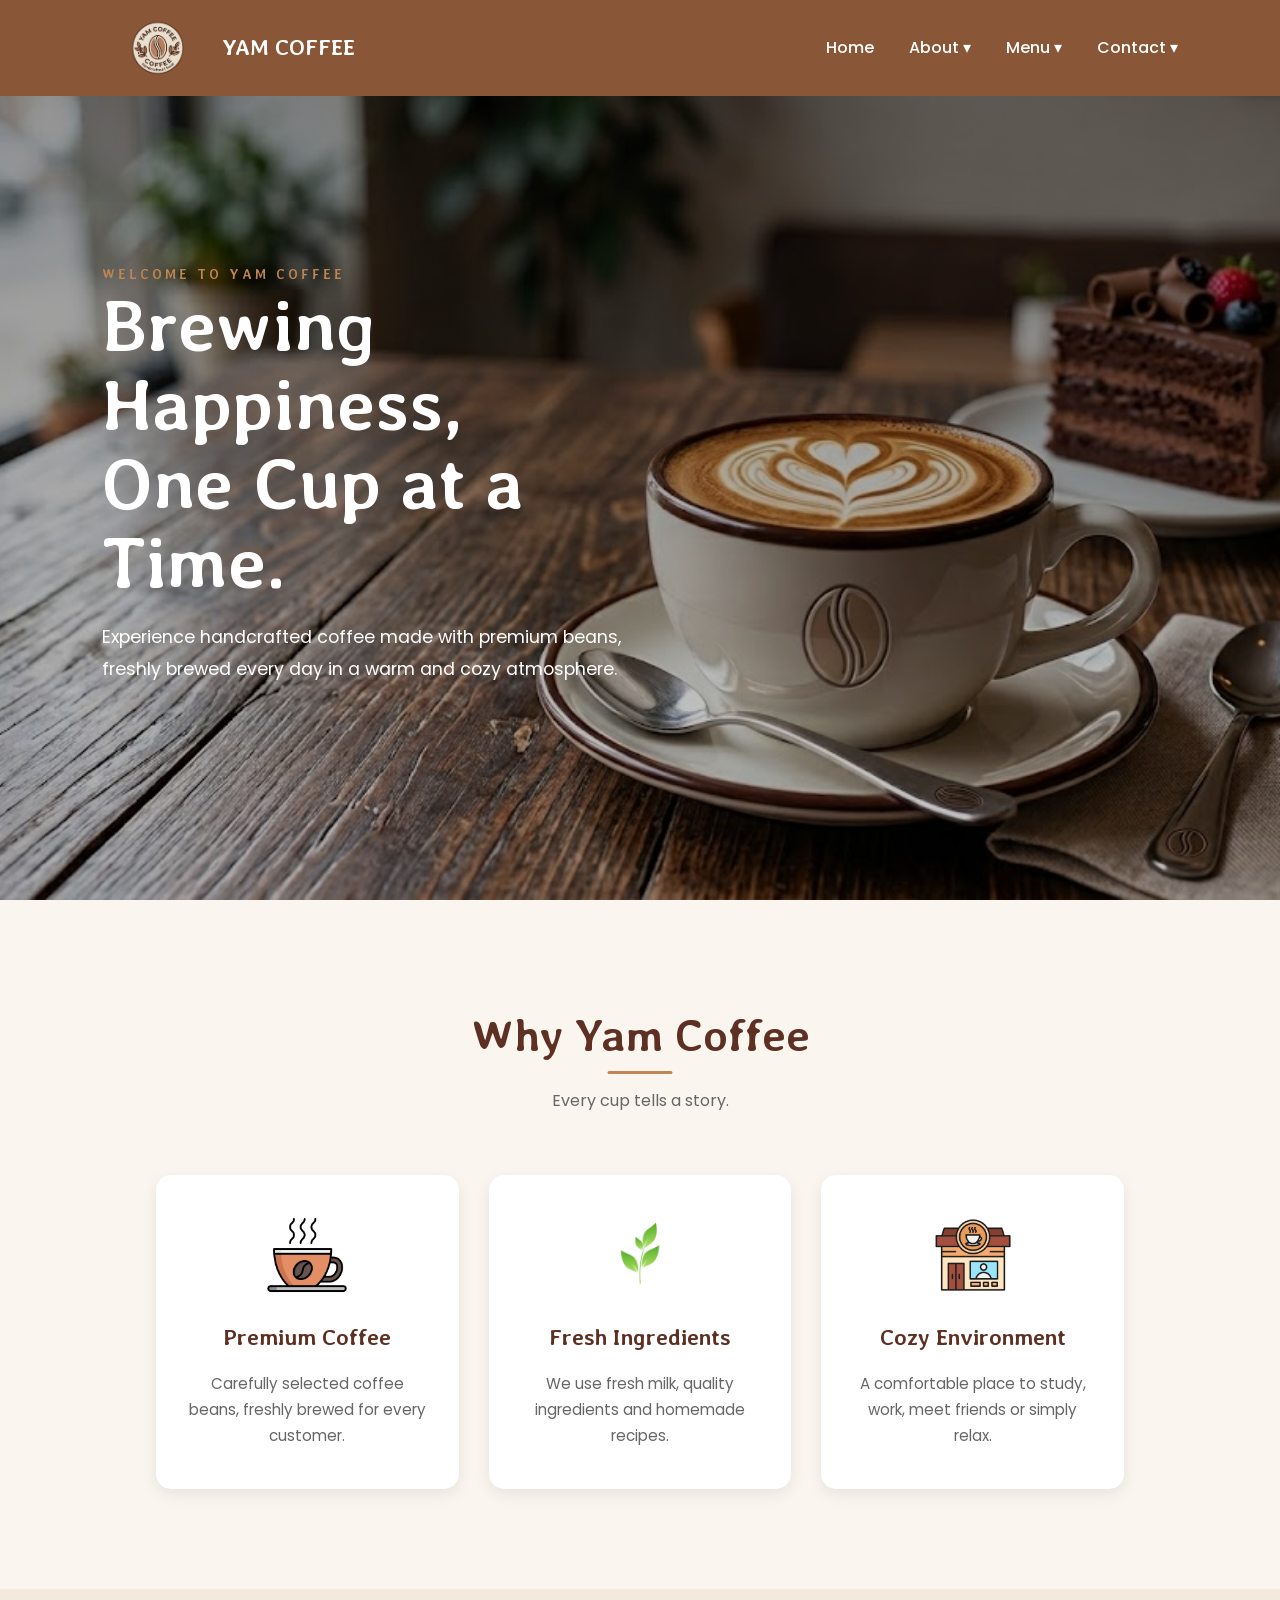
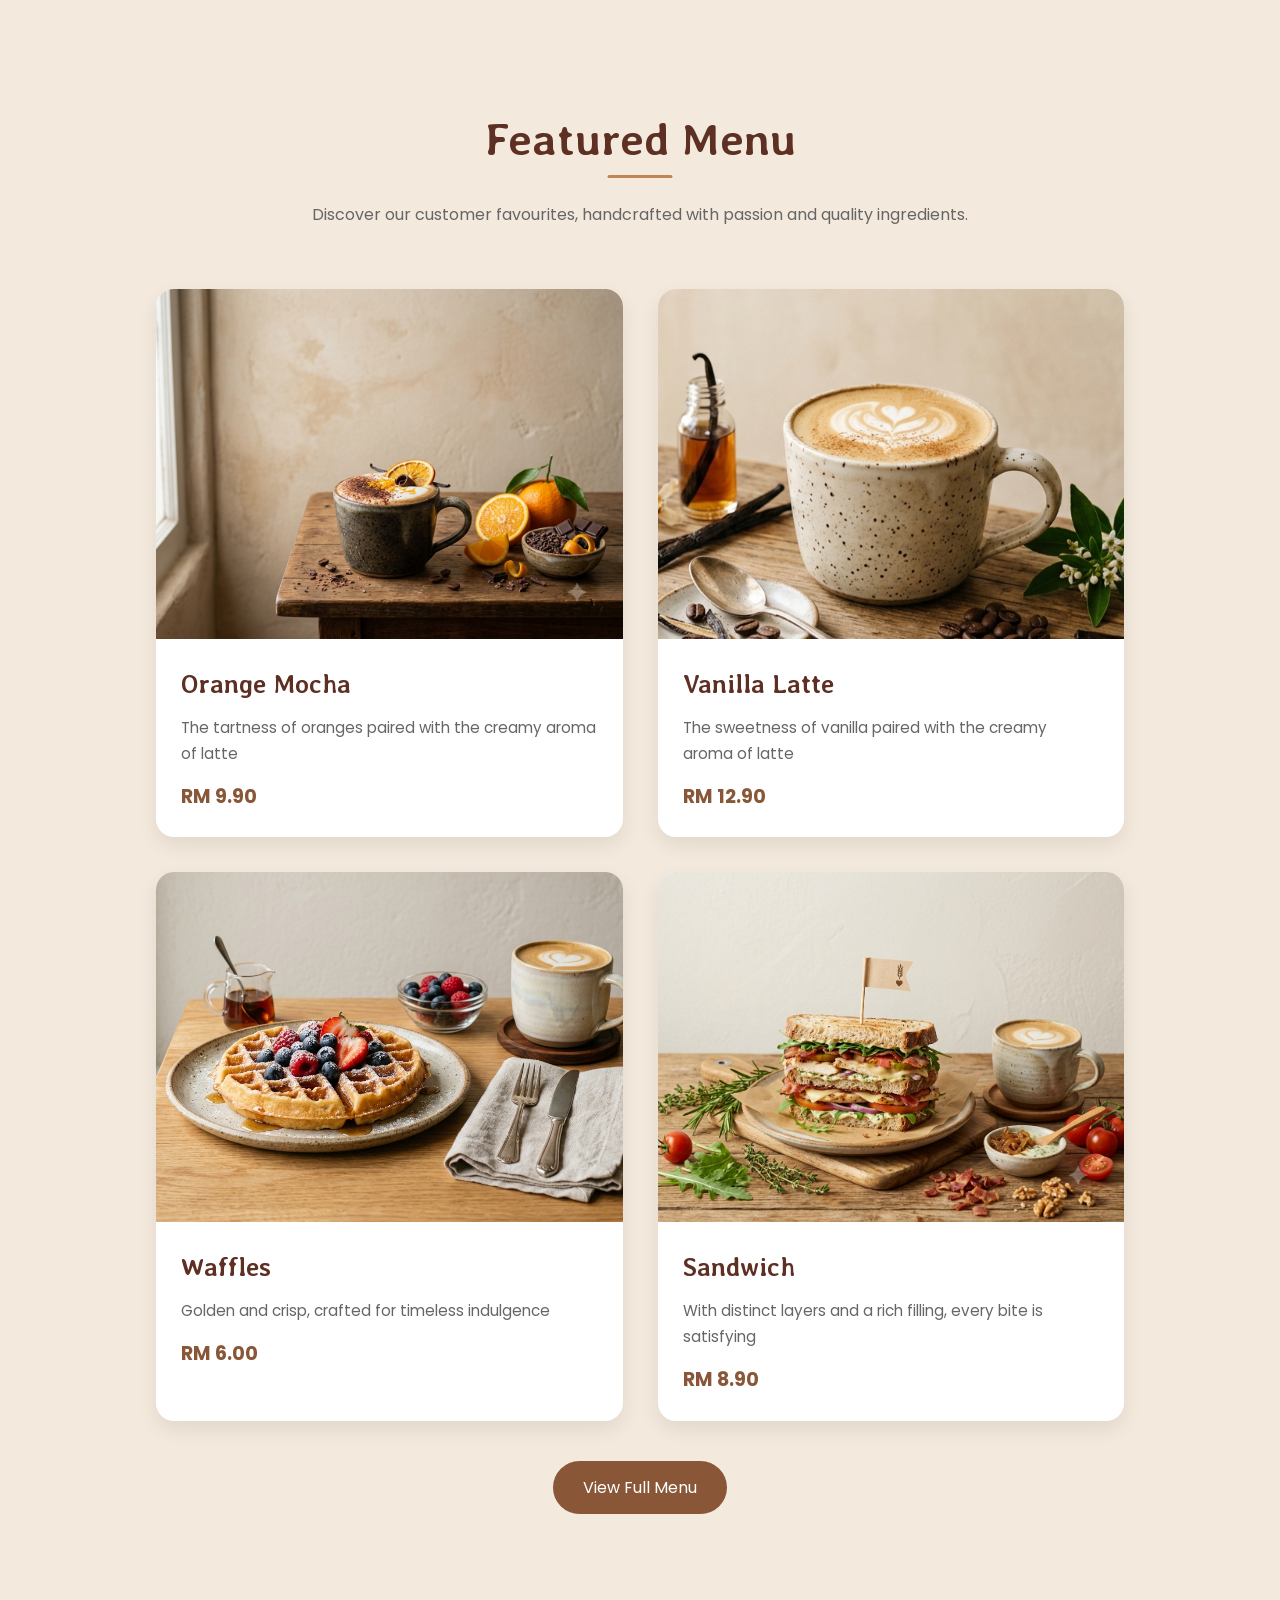
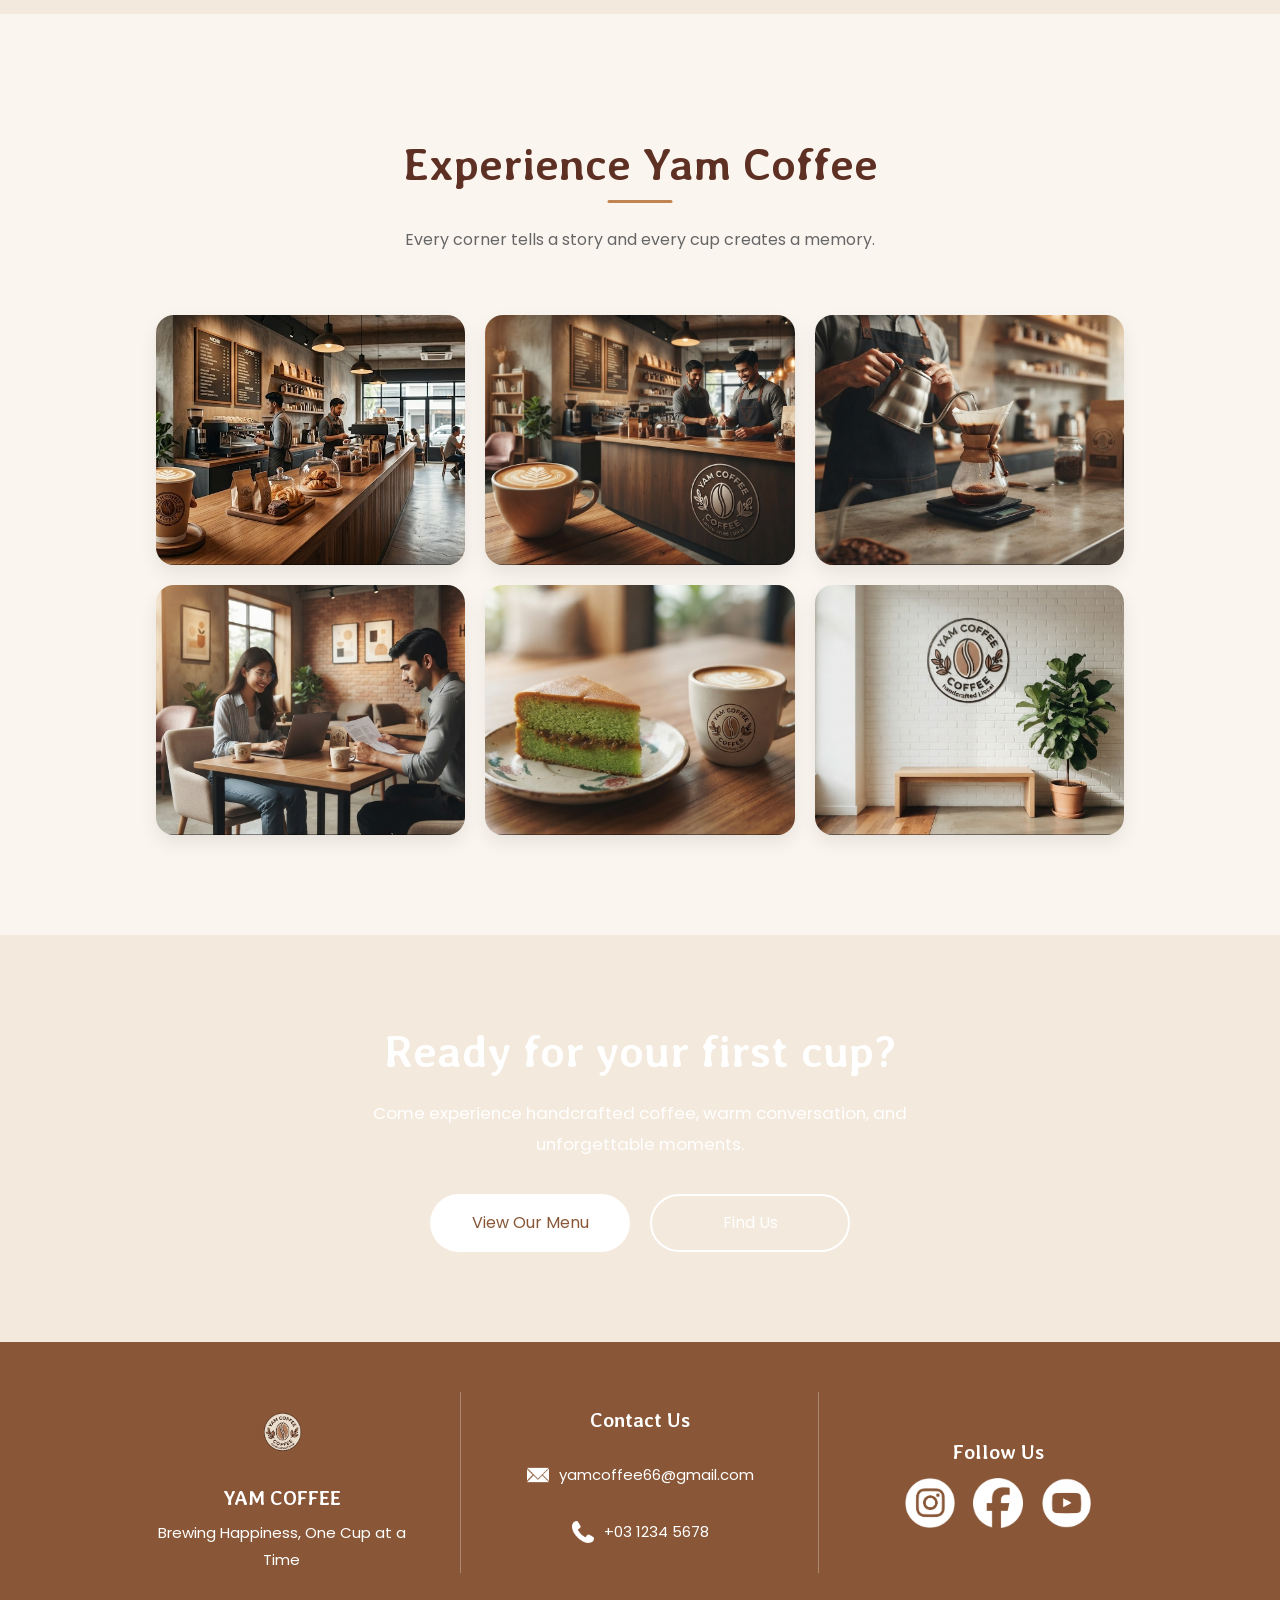
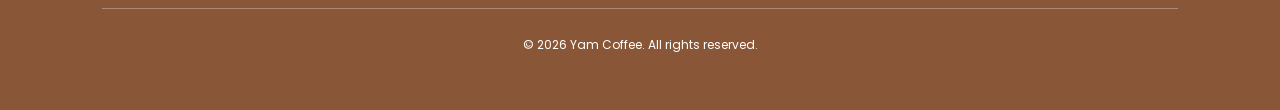
<file: index.html>
<!DOCTYPE html>
<html lang="en">
<head>
    <meta charset="UTF-8">
    <meta name="viewport" content="width=device-width, initial-scale=1.0">

    <title>Yam Coffee | Home</title>

    <!--CSS STYLE-->
    <link rel="stylesheet" href="CSSFile/common.css">
    <link rel="stylesheet" href="CSSFile/home.css">
    <link rel="icon" type="image/png" href="Image/common/logo.png">

    <!--GOOGLE FONT-->
    <link rel="preconnect" href="https://fonts.googleapis.com">
    <link rel="preconnect" href="https://fonts.gstatic.com" crossorigin>
    <link href="https://fonts.googleapis.com/css2?family=Averia+Libre:ital,wght@0,300;0,400;0,700;1,300;1,400;1,700&family=Montserrat:ital,wght@0,100..900;1,100..900&family=Poppins:ital,wght@0,100;0,200;0,300;0,400;0,500;0,600;0,700;0,800;0,900;1,100;1,200;1,300;1,400;1,500;1,600;1,700;1,800;1,900&display=swap" rel="stylesheet">
</head>

<body>
    <!--=============HEADER & NAV=============-->
    <header>
        <nav class="navbar">
            <div class="logo">
                <a href="index.html">
                    <img src="Image/common/logo.png" alt="Logo">
                    <h2>YAM COFFEE</h2>
                </a>
            </div>

            <button class="menu-toggle" id="menuToggle" type="button" aria-label="Open navigation menu" aria-expanded="false">
                ☰
            </button>

            <ul class="nav-links">
                <li><a href="index.html">Home</a></li>

                <li class="dropdown">
                    <a href="about.html">About ▾</a>

                    <ul class="dropdown-list">
                        <li><a href="about.html#our-story">
                            Our Story</a>
                        </li>

                        <li><a href="about.html#mission-vision">
                            Mission & Vision</a>
                        </li>

                        <li><a href="about.html#coffee-philo">
                            Our Coffee Philosophy</a>
                        </li>

                        <li><a href="about.html#our-team">
                            Our Team</a>
                        </li>

                        <li><a href="about.html#why-choose">
                            Why Choose Us</a>
                        </li>
                    </ul>
                </li>

                <li class="dropdown">
                    <a href="menu.html">Menu ▾</a>

                    <ul class="dropdown-list">
                        <li><a href="menu.html#New_Products">
                            New Product</a>
                        </li>
                        
                        <li><a href="menu.html#Promotion">
                            Promotion</a>
                        </li>

                        <li><a href="menu.html#Coffee">
                            Coffee</a>
                        </li>

                        <li><a href="menu.html#Beverage">
                            Beverage</a>
                        </li>

                        <li><a href="menu.html#Dessert">
                            Dessert</a>
                        </li>
                    </ul>
                </li>

                <li class="dropdown">
                    <a href="contact.html">Contact ▾</a>

                    <ul class="dropdown-list">
                        <li><a href="contact.html#store-info">
                            Store Information</a>
                        </li>

                        <li><a href="contact.html#map">
                            Find Us</a>
                        </li>

                        <li><a href="contact.html#hours">
                            Opening Hours</a>
                        </li>

                        <li><a href="contact.html#contact">
                            Contact Us</a>
                        </li>
                    </ul>
                </li>
                
            </ul>
        </nav>
    </header>

    <!--================MAIN=================-->
    <main>
        <!--================HERO================-->
        <section class="hero">
            <div class="hero-content">
                <h5>WELCOME TO YAM COFFEE</h5>
                <h1>Brewing Happiness,<br>One Cup at a Time.</h1>
                <p>
                    Experience handcrafted coffee made with premium beans,
                    freshly brewed every day in a warm and cozy atmosphere.
                </p>
            </div>
        </section>

        <!--============WHY CHOOSE US============-->
        <section class="why-us">
            <div class="container">
                <h2>Why Yam Coffee</h2>

                <p class="section-description">
                    Every cup tells a story.
                </p>

                <div class="why-container">
                    <article class="why-card">
                        <img src="Image/home/icon_coffeeCup.png" alt="Premium Coffee">
                        <h3>Premium Coffee</h3>

                        <p>Carefully selected coffee beans, freshly brewed for every customer.</p>
                    </article>

                    <article class="why-card">
                        <img src="Image/home/icon_leaf.png" alt="Fresh Ingredients">
                        <h3>Fresh Ingredients</h3>

                        <p>We use fresh milk, quality ingredients and homemade recipes.</p>
                    </article>

                    <article class="why-card">
                        <img src="Image/home/icon_coffeeShop.png" alt="Cozy Environment">
                        <h3>Cozy Environment</h3>

                        <p>A comfortable place to study, work, meet friends or simply relax.</p>
                    </article>
                </div>
            </div>
        </section>

        <!--============FEATURED MENU============-->
        <section class="featured-menu">
            <div class="container">
                <h2>Featured Menu</h2>

                <p class="section-description">
                    Discover our customer favourites, handcrafted with passion and quality ingredients.
                </p>

                <div class="menu-grid">
                    <!--===Card 1===-->
                    <article class="menu-card">
                        <img src="Image/menu/Beverage/Orange Mocha.png" alt="Orange Mocha">

                        <div class="menu-info">
                            <h3>Orange Mocha</h3>
                            <p>The tartness of oranges paired with the creamy aroma of latte</p>
                            <span>RM 9.90</span>
                        </div>
                    </article>

                    <!--===Card 2===-->
                    <article class="menu-card">
                        <img src="Image/menu/Beverage/Vanilla Latte.png" alt="Vanilla Latte">
                        
                        <div class="menu-info">
                            <h3>Vanilla Latte</h3>
                            <p>The sweetness of vanilla paired with the creamy aroma of latte</p>
                            <span>RM 12.90</span>
                        </div>
                    </article>

                    <!--===Card 3===-->
                    <article class="menu-card">
                        <img src="Image/menu/FOOD/Waffles.png" alt="Waffles">
                        
                        <div class="menu-info">
                            <h3>Waffles</h3>
                            <p>Golden and crisp, crafted for timeless indulgence</p>
                            <span>RM 6.00</span>
                        </div>
                    </article>

                    <!--===Card 4===-->
                    <article class="menu-card">
                        <img src="Image/menu/FOOD/Sandwich.png" alt="Sandwish">
                        
                        <div class="menu-info">
                            <h3>Sandwich</h3>
                            <p>With distinct layers and a rich filling, every bite is satisfying</p>
                            <span>RM 8.90</span>
                        </div>
                    </article>
                </div>
                <a href="menu.html" class="menu-btn">View Full Menu</a>
            </div>
        </section>

        <!--===============GALLERY===============-->
        <section class="gallery">
            <div class="container">
                <h2>Experience Yam Coffee</h2>

                <p class="section-description">
                    Every corner tells a story and every cup creates a memory.
                </p>

                <div class="gallery-grid">
                    <div class="gallery-item">
                        <img src="Image/home/img_home_gallery.png" alt="Cozy Interior">

                        <div class="gallery-overlay">
                            <h3>Cozy Interior</h3>
                        </div>
                    </div>

                    <div class="gallery-item">
                        <img src="Image/home/img_home_gallery1.png" alt="Coffee Counter">

                        <div class="gallery-overlay">
                            <h3>Coffee Counter</h3>
                        </div>
                    </div>
                    
                    <div class="gallery-item">
                        <img src="Image/home/img_home_gallery2.png" alt="Handcrafted Brew">

                        <div class="gallery-overlay">
                            <h3>Handcrafted Brew</h3>
                        </div>
                    </div>

                    <div class="gallery-item">
                        <img src="Image/home/img_home_gallery3.png" alt="Work & Relax">

                        <div class="gallery-overlay">
                            <h3>Work & Relax</h3>
                        </div>
                    </div>

                    <div class="gallery-item">
                        <img src="Image/home/img_home_gallery4.png" alt="Fresh Desserts">

                        <div class="gallery-overlay">
                            <h3>Fresh Desserts</h3>
                        </div>
                    </div>

                    <div class="gallery-item">
                        <img src="Image/home/img_home_gallery5.png" alt="Our Coffee Corner">

                        <div class="gallery-overlay">
                            <h3>Our Coffee Corner</h3>
                        </div>
                    </div>
                </div>
            </div>
        </section>

        <!--=================CTA=================-->
        <section class="cta">
            <div class="container">
                <h2>Ready for your first cup?</h2>
                <p>
                    Come experience handcrafted coffee, warm conversation, and unforgettable moments.
                </p>
                <div class="cta-buttons">
                    <a href="menu.html" class="btn">View Our Menu</a>
                    <a href="contact.html" class="btn-outline">Find Us</a>
                </div>
            </div>
        </section>
    </main>

    <!--===============FOOTER================-->
    <footer>
        <div class="footer_container">

            <!--===Logo===-->
            <div class="footer_logo">
                <img src="Image/common/logo.png" alt="Logo">
                <h3>YAM COFFEE</h3>
                <p>Brewing Happiness, One Cup at a Time</p>
            </div>

            <!--===Contact===-->
            <div class="footer_contact">
                <h3>Contact Us</h3>
                <p><img src="Image/common/icon_email.webp" alt="email"> yamcoffee66@gmail.com</p>
                <p><img src="Image/common/icon_phone.webp" alt="phone"> +03 1234 5678</p>
            </div>

            <!--===Link===-->
            <div class="social_links">
                <h3>Follow Us</h3>
                <div class="social_icons">
                    <a href="https://www.instagram.com/newerauc?igsh=MWplbDBnMGMzaDB5cQ==New" target="_blank">
                        <img src="Image/common/icon_instagram.png" alt="Instagram">
                    </a>
                    <a href="https://www.facebook.com/share/1Ciaw695ug/" target="_blank">
                        <img src="Image/common/icon_facebook.webp" alt="Facebook">
                    </a>
                    <a href="http://www.youtube.com/@neweracollege" target="_blank">
                        <img src="Image/common/icon_youtube.png" alt="Youtube">
                    </a>
                </div>
            </div>
        </div>

        <div class="footer_copy">
            <p>&copy; 2026 Yam Coffee. All rights reserved.</p>
        </div>
    </footer>

    <!--==============BACK TO TOP==============-->
    <button id="topBtn">↑</button>

    <!--Java Script-->
    <script src="JavaScriptFile/common.js"></script>
    <script src="JavaScriptFile/home.js"></script>
</body>
</html>
</file>
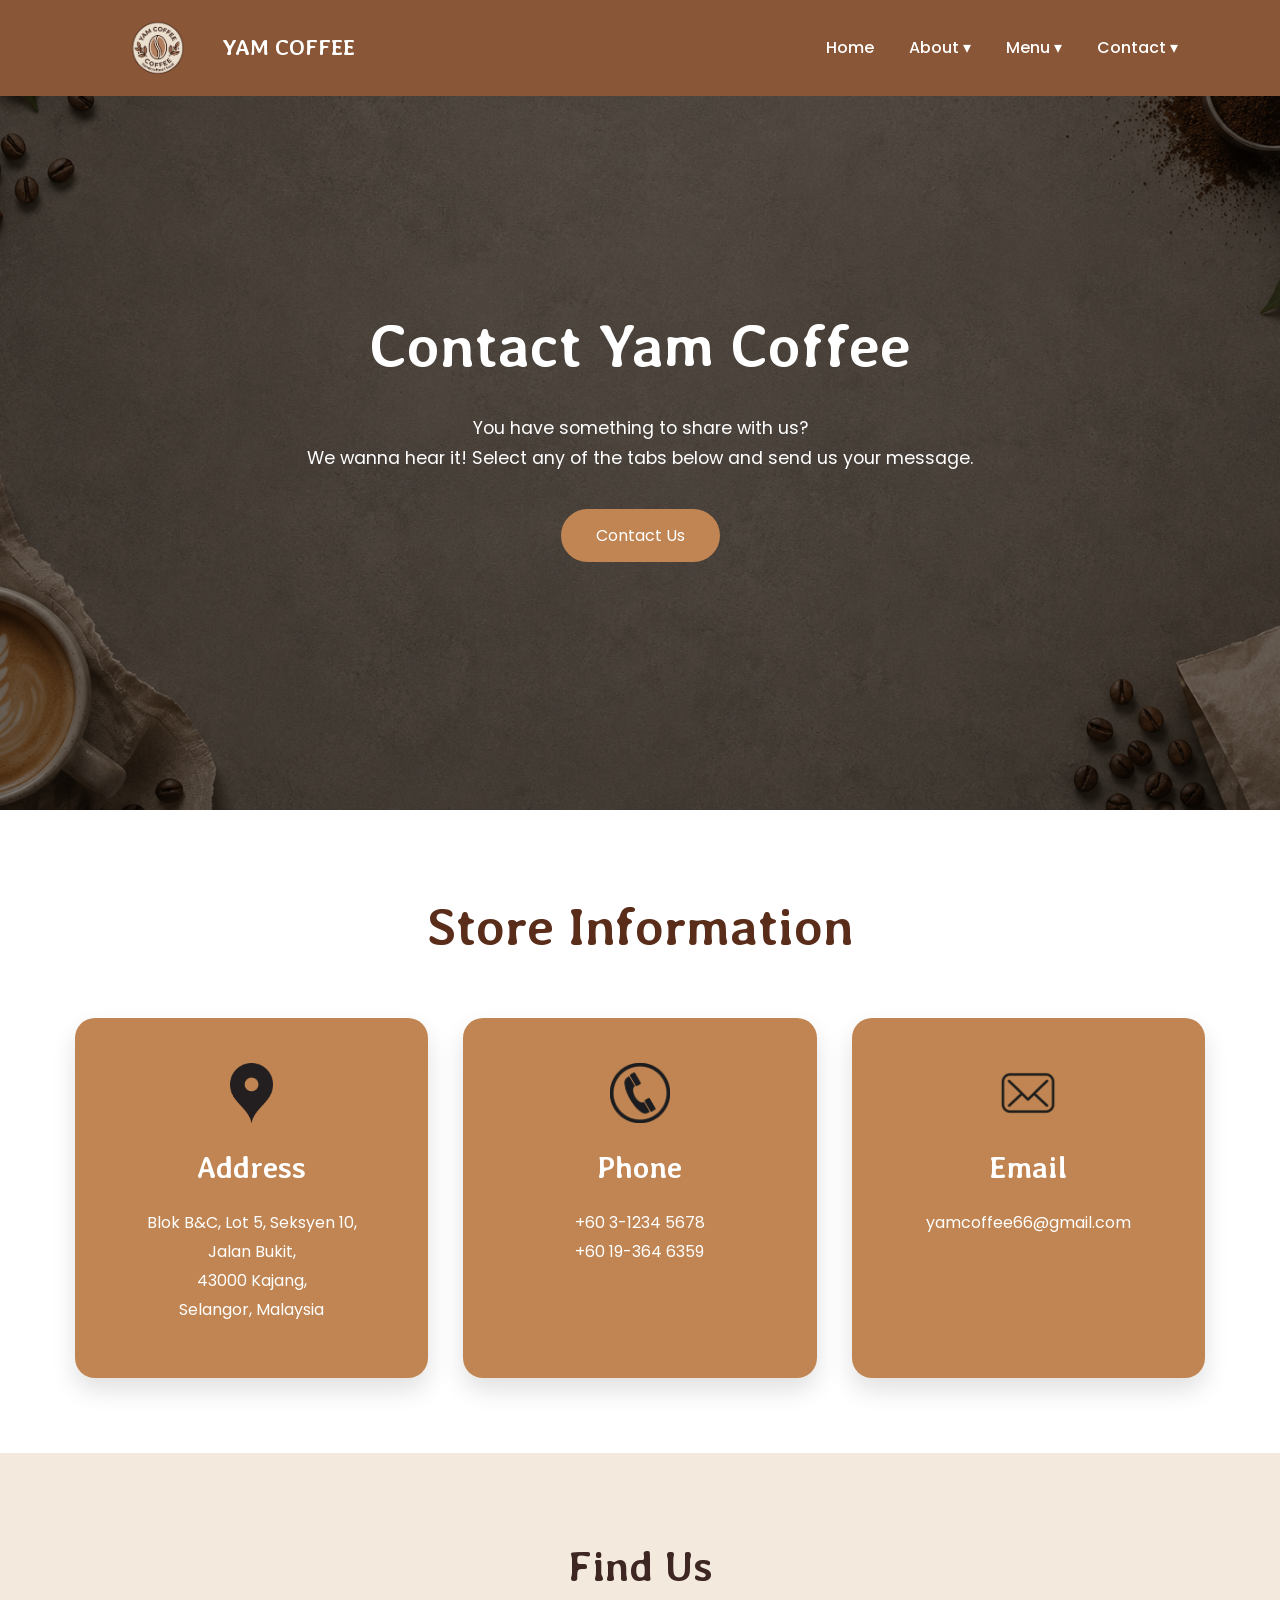
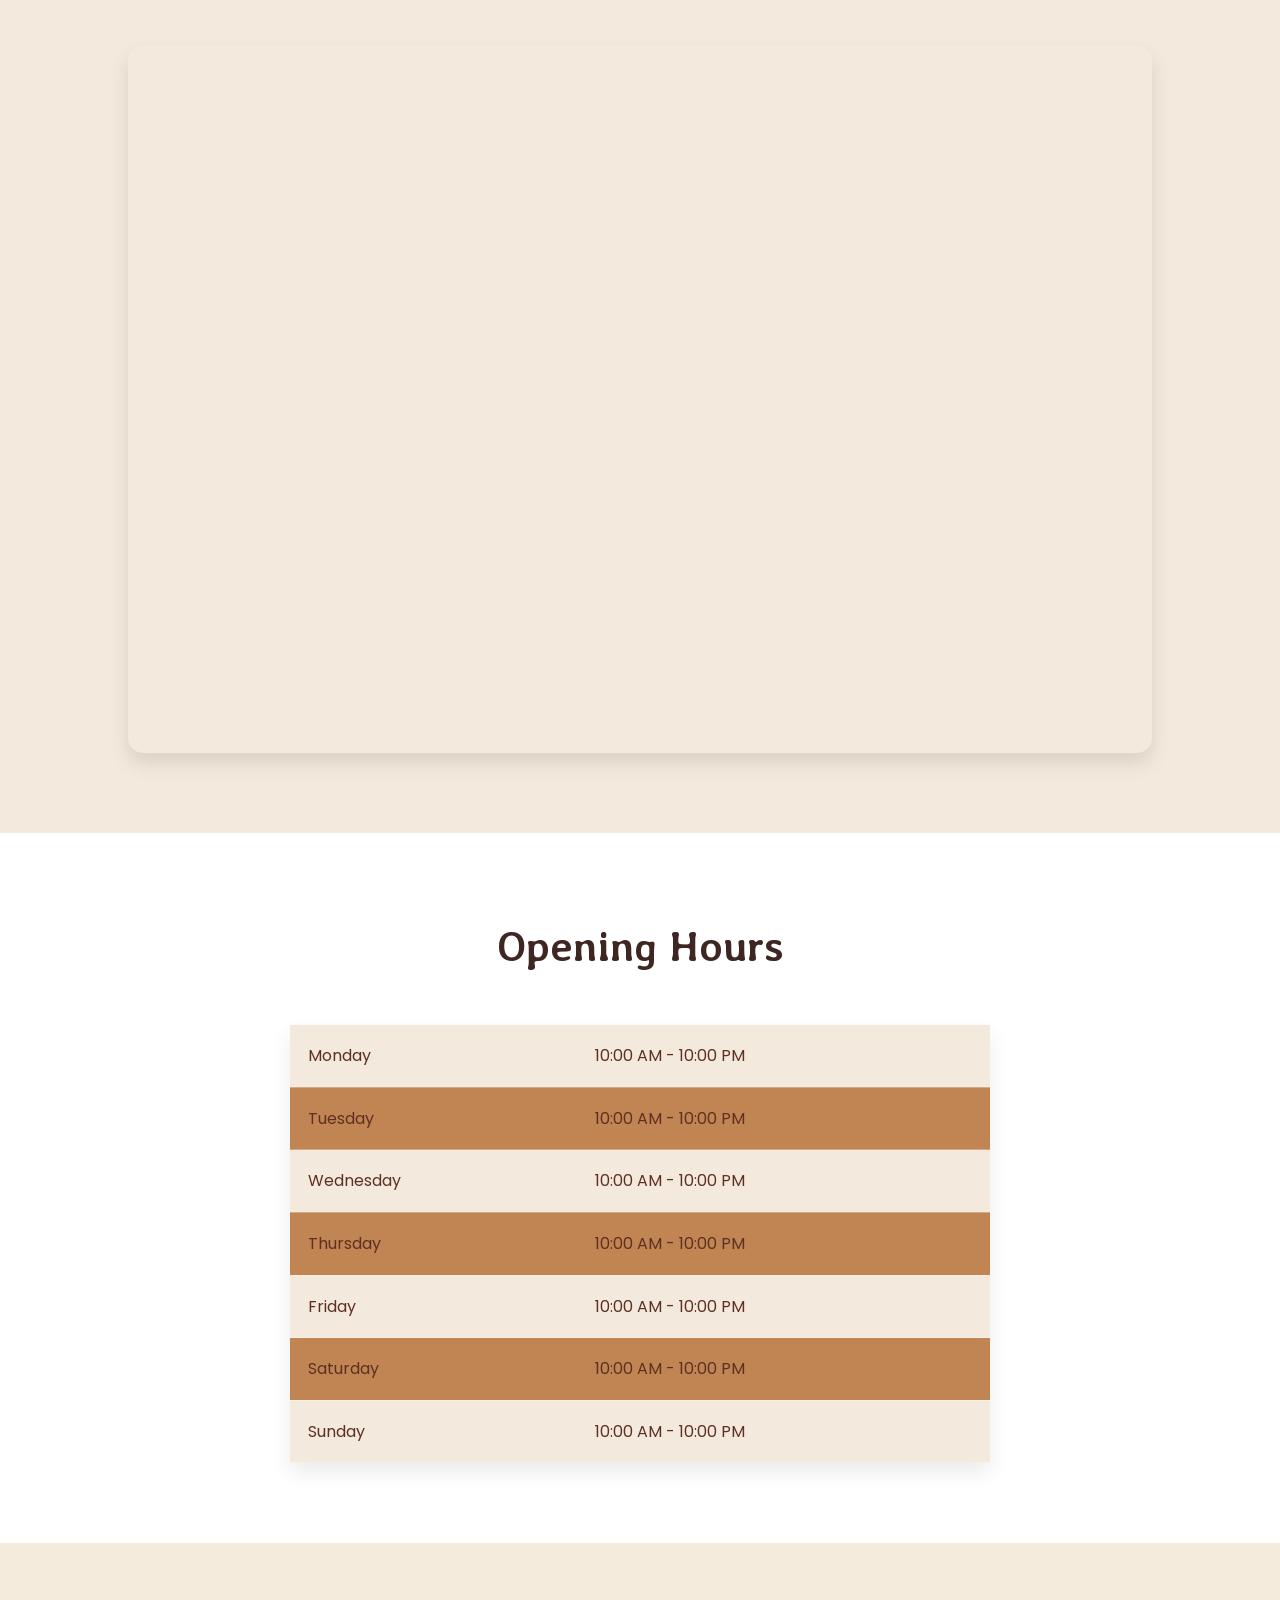
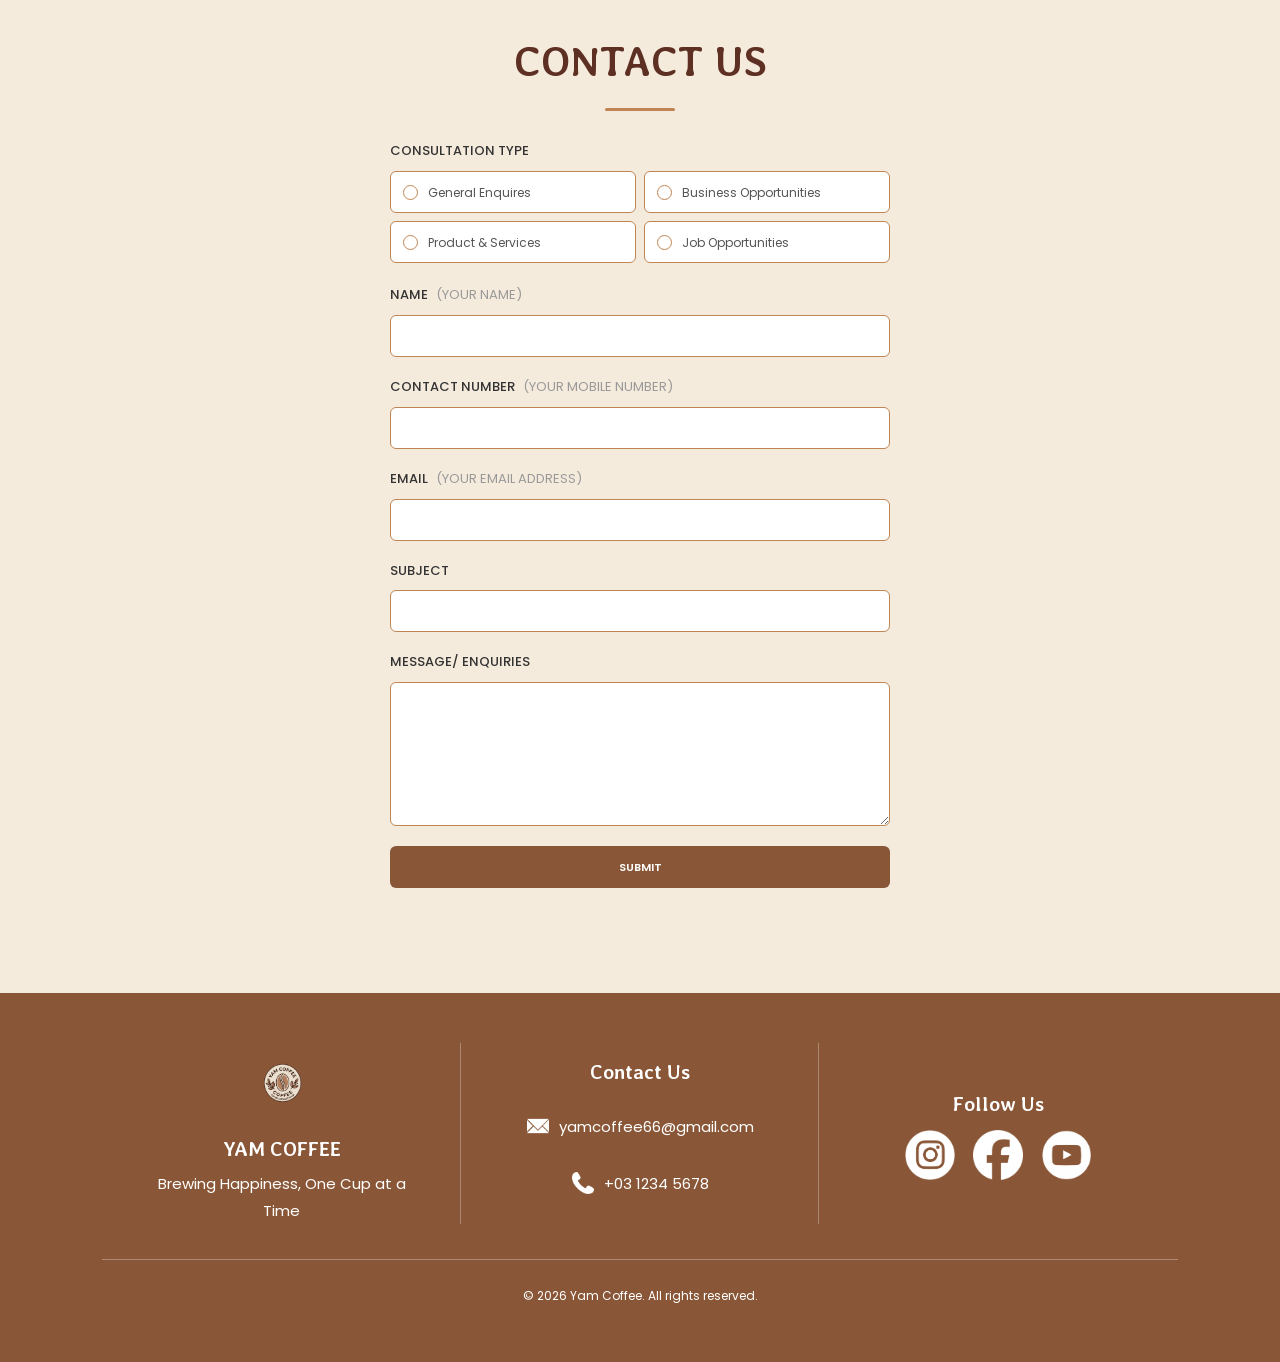
<file: contact.html>
<!DOCTYPE html>
<html lang="en">
<head>
    <meta charset="UTF-8">
    <meta name="viewport" content="width=device-width, initial-scale=1.0">

    <title>Yam Coffee | Contact</title>
    
     <!--CSS STYLE-->
    <link rel="stylesheet" href="CSSFile/common.css">
    <link rel="stylesheet" href="CSSFile/contact.css">
    <link rel="icon" type="image/png" href="Image/common/logo.png">

    <!--GOOGLE FONT-->
    <link rel="preconnect" href="https://fonts.googleapis.com">
    <link rel="preconnect" href="https://fonts.gstatic.com" crossorigin>
    <link href="https://fonts.googleapis.com/css2?family=Averia+Libre:ital,wght@0,300;0,400;0,700;1,300;1,400;1,700&family=Montserrat:ital,wght@0,100..900;1,100..900&family=Poppins:ital,wght@0,100;0,200;0,300;0,400;0,500;0,600;0,700;0,800;0,900;1,100;1,200;1,300;1,400;1,500;1,600;1,700;1,800;1,900&display=swap" rel="stylesheet">

</head>

<body>
<!--=============HEADER & NAV=============-->
    <header>
        <nav class="navbar">
            <div class="logo">
                <a href="index.html">
                    <img src="Image/common/logo.png" alt="Logo">
                    <h2>YAM COFFEE</h2>
                </a>
            </div>

            <button class="menu-toggle" id="menuToggle" type="button" aria-label="Open navigation menu" aria-expanded="false">
                ☰
            </button>

            <ul class="nav-links">
                <li><a href="index.html">Home</a></li>

                <li class="dropdown">
                    <a href="about.html">About ▾</a>

                    <ul class="dropdown-list">
                        <li><a href="about.html#our-story">
                            Our Story</a>
                        </li>

                        <li><a href="about.html#mission-vision">
                            Mission & Vision</a>
                        </li>

                        <li><a href="about.html#coffee-philo">
                            Our Coffee Philosophy</a>
                        </li>

                        <li><a href="about.html#our-team">
                            Our Team</a>
                        </li>

                        <li><a href="about.html#why-choose">
                            Why Choose Us</a>
                        </li>
                    </ul>
                </li>

                <li class="dropdown">
                    <a href="menu.html">Menu ▾</a>

                    <ul class="dropdown-list">
                        <li><a href="menu.html#New_Products">
                            New Product</a>
                        </li>
                     
                        <li><a href="menu.html#Promotion">
                            Promotion</a>
                        </li>

                        <li><a href="menu.html#Coffee">
                            Coffee</a>
                        </li>

                        <li><a href="menu.html#Beverage">
                            Beverage</a>
                        </li>

                        <li><a href="menu.html#Dessert">
                            Dessert</a>
                        </li>
                    </ul>
                </li>

                <li class="dropdown">
                    <a href="contact.html">Contact ▾</a>

                    <ul class="dropdown-list">
                        <li><a href="contact.html#store-info">
                            Store Information</a>
                        </li>

                        <li><a href="contact.html#map">
                            Find Us</a>
                        </li>

                        <li><a href="contact.html#hours">
                            Opening Hours</a>
                        </li>

                        <li><a href="contact.html#contact">
                            Contact Us</a>
                        </li>
                    </ul>
                </li>
                
            </ul>
        </nav>
    </header>

<section class="hero">
    <div class="hero-content">
        <h1>Contact Yam Coffee</h1>
        <p>You have something to share with us?<br>
        We wanna hear it! Select any of the tabs below and send us your message.</p>
        <a href="#contact" class="btn">
            Contact Us
        </a>
    </div>
</section>

<!-- ================= STORE INFORMATION ================= -->
<section id="store-info" class="store-info">
    <h2>Store Information</h2>
    <div class="info-container">
        <div class="info-box">
            <img src="Image/contact/address.jpg" alt="Address">
            <h3>Address</h3>
            <p>
                Blok B&C, Lot 5, Seksyen 10,<br>
                Jalan Bukit,<br>
                43000 Kajang,<br>
                Selangor, Malaysia
            </p>
        </div>

        <div class="info-box">
            <img src="Image/contact/phone.jpg" alt="Phone">
            <h3>Phone</h3>
            <p>
                <a href="tel:+60382103709">
                    +60 3-1234 5678
                </a>
                <br>
                <a href="tel:+60193646359">
                    +60 19-364 6359
                </a>
            </p>
        </div>

        <div class="info-box">
            <img src="Image/contact/email.jpg" alt="Email" >
            <h3>Email</h3>
            <p>
                <a href="mailto:yamcoffee@gmail.com">
                    yamcoffee66@gmail.com
                </a>
            </p>
        </div>
    </div>
</section>
<!-- ================= GOOGLE MAP ================= -->
<section id="map" class="map">
    <h2>Find Us</h2>
    <div class="map-container">
        <iframe src="https://www.google.com/maps?q=New+Era+University+College,Kajang&output=embed"
            loading="lazy" allowfullscreen>
        </iframe>
    </div>
</section>

<!-- ================= OPENING HOURS ================= -->
<section id="hours" class="hours">
    <h2>Opening Hours</h2>
    <table>
        <tr>
            <td>Monday</td>
            <td>10:00 AM - 10:00 PM</td>
        </tr>

        <tr>
            <td>Tuesday</td>
            <td>10:00 AM - 10:00 PM</td>
        </tr>

        <tr>
            <td>Wednesday</td>
            <td>10:00 AM - 10:00 PM</td>
        </tr>

        <tr>
            <td>Thursday</td>
            <td>10:00 AM - 10:00 PM</td>
        </tr>

        <tr>
            <td>Friday</td>
            <td>10:00 AM - 10:00 PM</td>
        </tr>
        
        <tr>
            <td>Saturday</td>
            <td>10:00 AM - 10:00 PM</td>
        </tr>

        <tr>
            <td>Sunday</td>
            <td>10:00 AM - 10:00 PM</td>
        </tr>
    </table>
</section>

<section id="contact" class="contact-section">
    <div class="contact-box">
        <h2>CONTACT US</h2>
        <form id="contactForm">

            <div class="consultation-group">
                <label class="form-title">
                    CONSULTATION TYPE
                </label>

                <div class="consultation-options">
                    <label class="consultation-option">
                        <input type="radio" name="consultation" value="General Enquires">
                        <span class="radio-circle"></span>
                        <span>General Enquires</span>
                    </label>

                    <label class="consultation-option">
                        <input type="radio" name="consultation" value="Business Opportunities">
                        <span class="radio-circle"></span>
                        <span>Business Opportunities</span>
                    </label>

                    <label class="consultation-option">
                        <input type="radio" name="consultation" value="Product & Services">
                        <span class="radio-circle"></span>
                        <span>Product & Services</span>
                    </label>

                    <label class="consultation-option">
                        <input type="radio" name="consultation" value="Job Opportunities">
                        <span class="radio-circle"></span>
                        <span>Job Opportunities</span>
                    </label>
                </div>
            </div>

            <div class="input-group">
                <label for="name">
                    NAME
                    <span>(YOUR NAME)</span>
                </label>
                <input type="text" id="name" name="name">
            </div>


            <div class="input-group">
                <label for="phone">
                    CONTACT NUMBER
                    <span>(YOUR MOBILE NUMBER)</span>
                </label>
                <input type="text" id="phone" name="phone">
            </div>

            <div class="input-group">
                <label for="email">
                    EMAIL
                    <span>(YOUR EMAIL ADDRESS)</span>
                </label>
                <input type="email" id="email" name="email">
            </div>

            <div class="input-group">
                <label for="subject">
                    SUBJECT
                </label>
                <input type="text" id="subject" name="subject">
            </div>

            <div class="input-group">
                <label for="message">
                    MESSAGE/ ENQUIRIES
                </label>
                <textarea id="message" name="message" rows="6"></textarea>
            </div>

            <button type="submit">
                SUBMIT
            </button>
            <p id="successMessage"></p>
        </form>
    </div>
</section>
    
<!--===============FOOTER================-->
    <footer>
        <div class="footer_container">

            <!--===Logo===-->
            <div class="footer_logo">
                <img src="Image/common/logo.png" alt="Logo">
                <h3>YAM COFFEE</h3>
                <p>Brewing Happiness, One Cup at a Time</p>
            </div>

            <!--===Contact===-->
            <div class="footer_contact">
                <h3>Contact Us</h3>
                <p><img src="Image/common/icon_email.webp" alt="email"> yamcoffee66@gmail.com</p>
                <p><img src="Image/common/icon_phone.webp" alt="phone"> +03 1234 5678</p>
            </div>

            <!--===Link===-->
            <div class="social_links">
                <h3>Follow Us</h3>
                <div class="social_icons">
                    <a href="https://www.instagram.com/newerauc?igsh=MWplbDBnMGMzaDB5cQ==New" target="_blank">
                        <img src="Image/common/icon_instagram.png" alt="Instagram">
                    </a>
                    <a href="https://www.facebook.com/share/1Ciaw695ug/" target="_blank">
                        <img src="Image/common/icon_facebook.webp" alt="Facebook">
                    </a>
                    <a href="http://www.youtube.com/@neweracollege" target="_blank">
                        <img src="Image/common/icon_youtube.png" alt="Youtube">
                    </a>
                </div>
            </div>
        </div>

        <div class="footer_copy">
            <p>&copy; 2026 Yam Coffee. All rights reserved.</p>
        </div>
    </footer>

    <!--==============BACK TO TOP==============-->
    <button id="topBtn">↑</button>

    <!--Java Script-->
    <script src="JavaScriptFile/common.js"></script>
    <script src="JavaScriptFile/contact.js"></script>

</body>
</html>
</file>
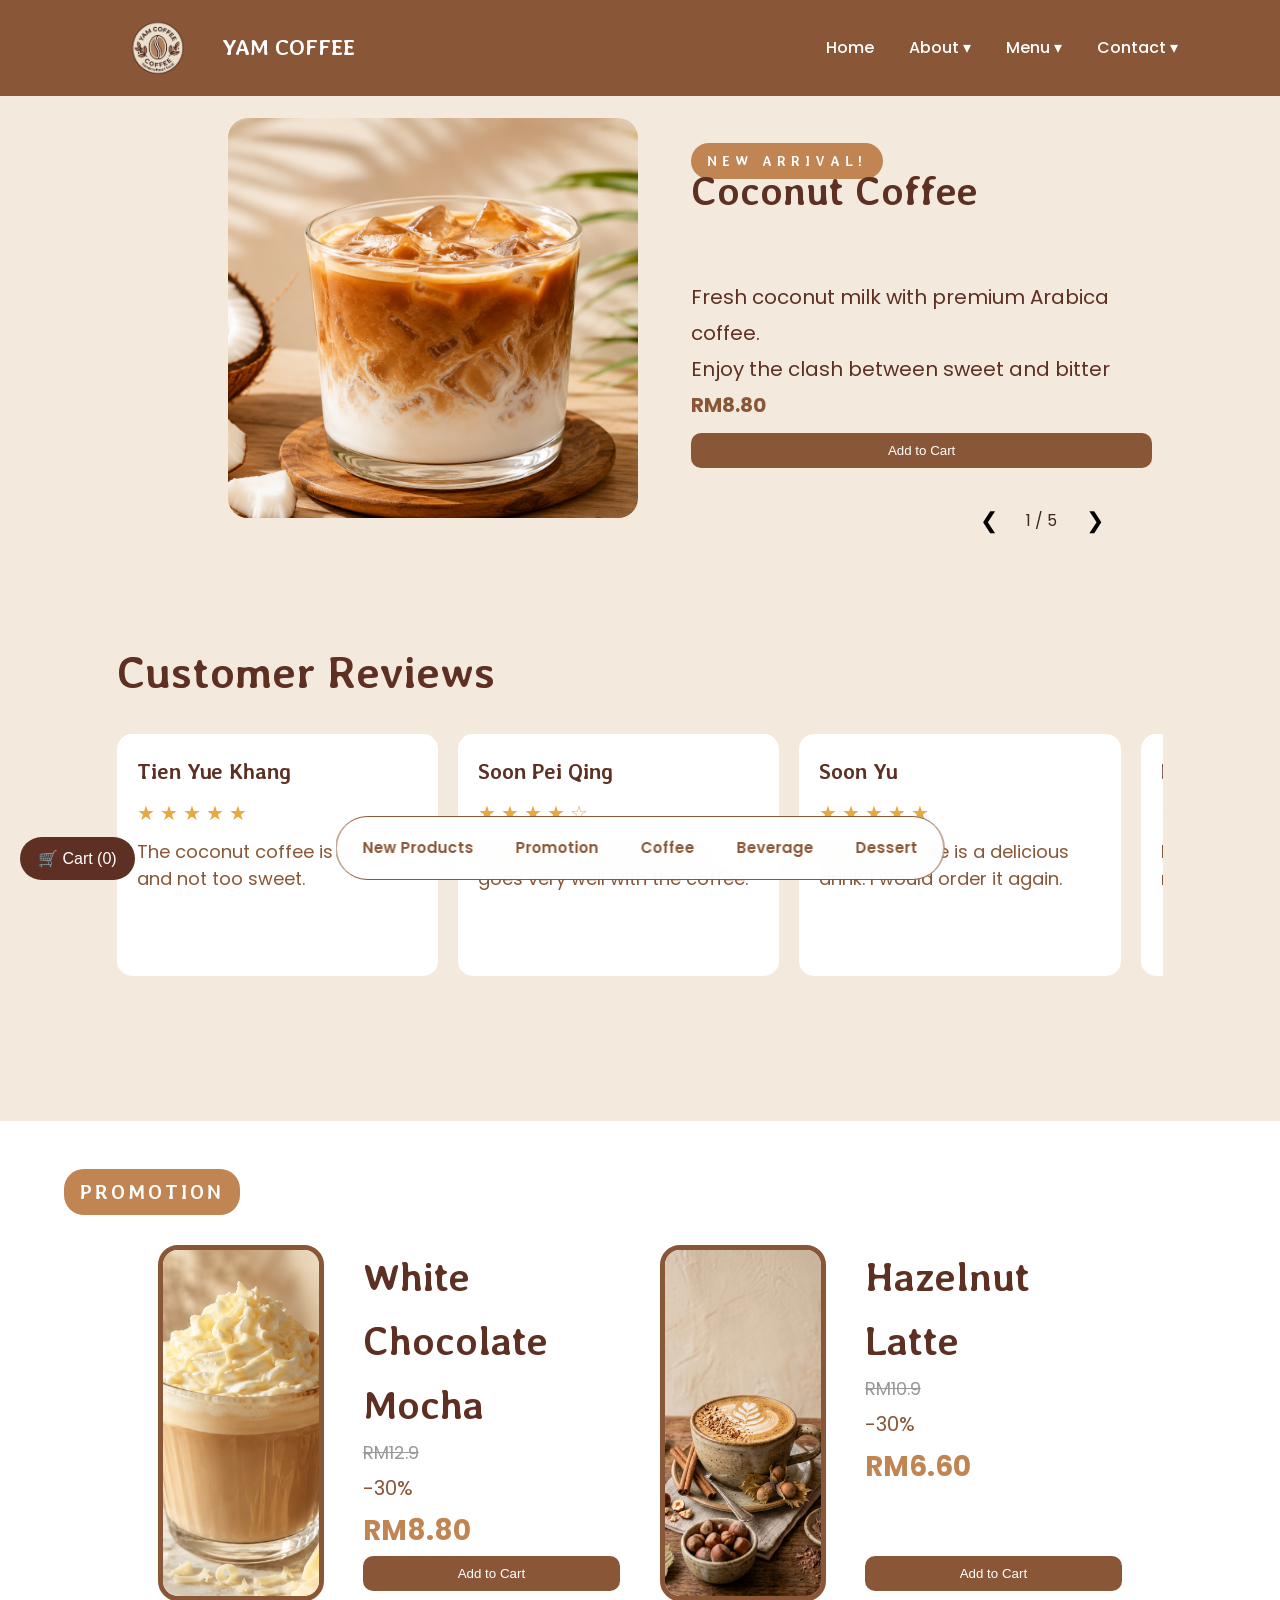
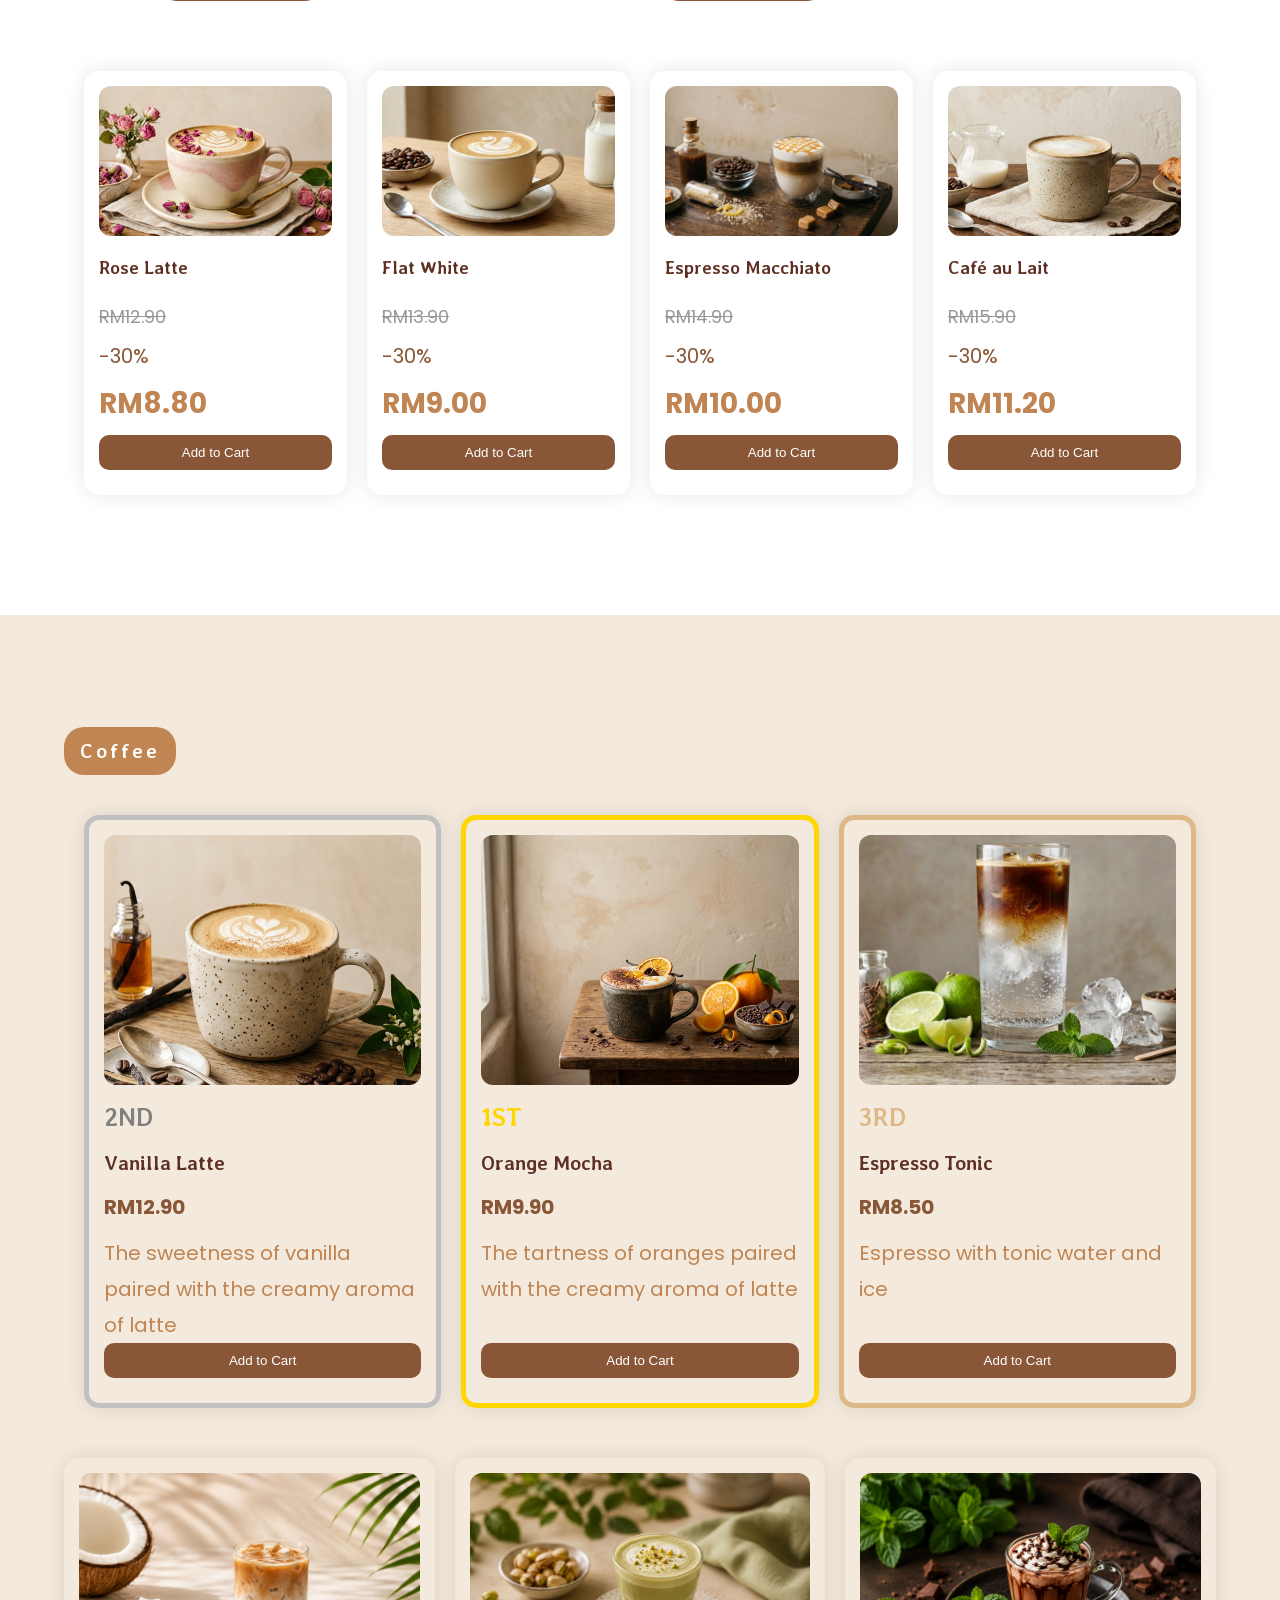
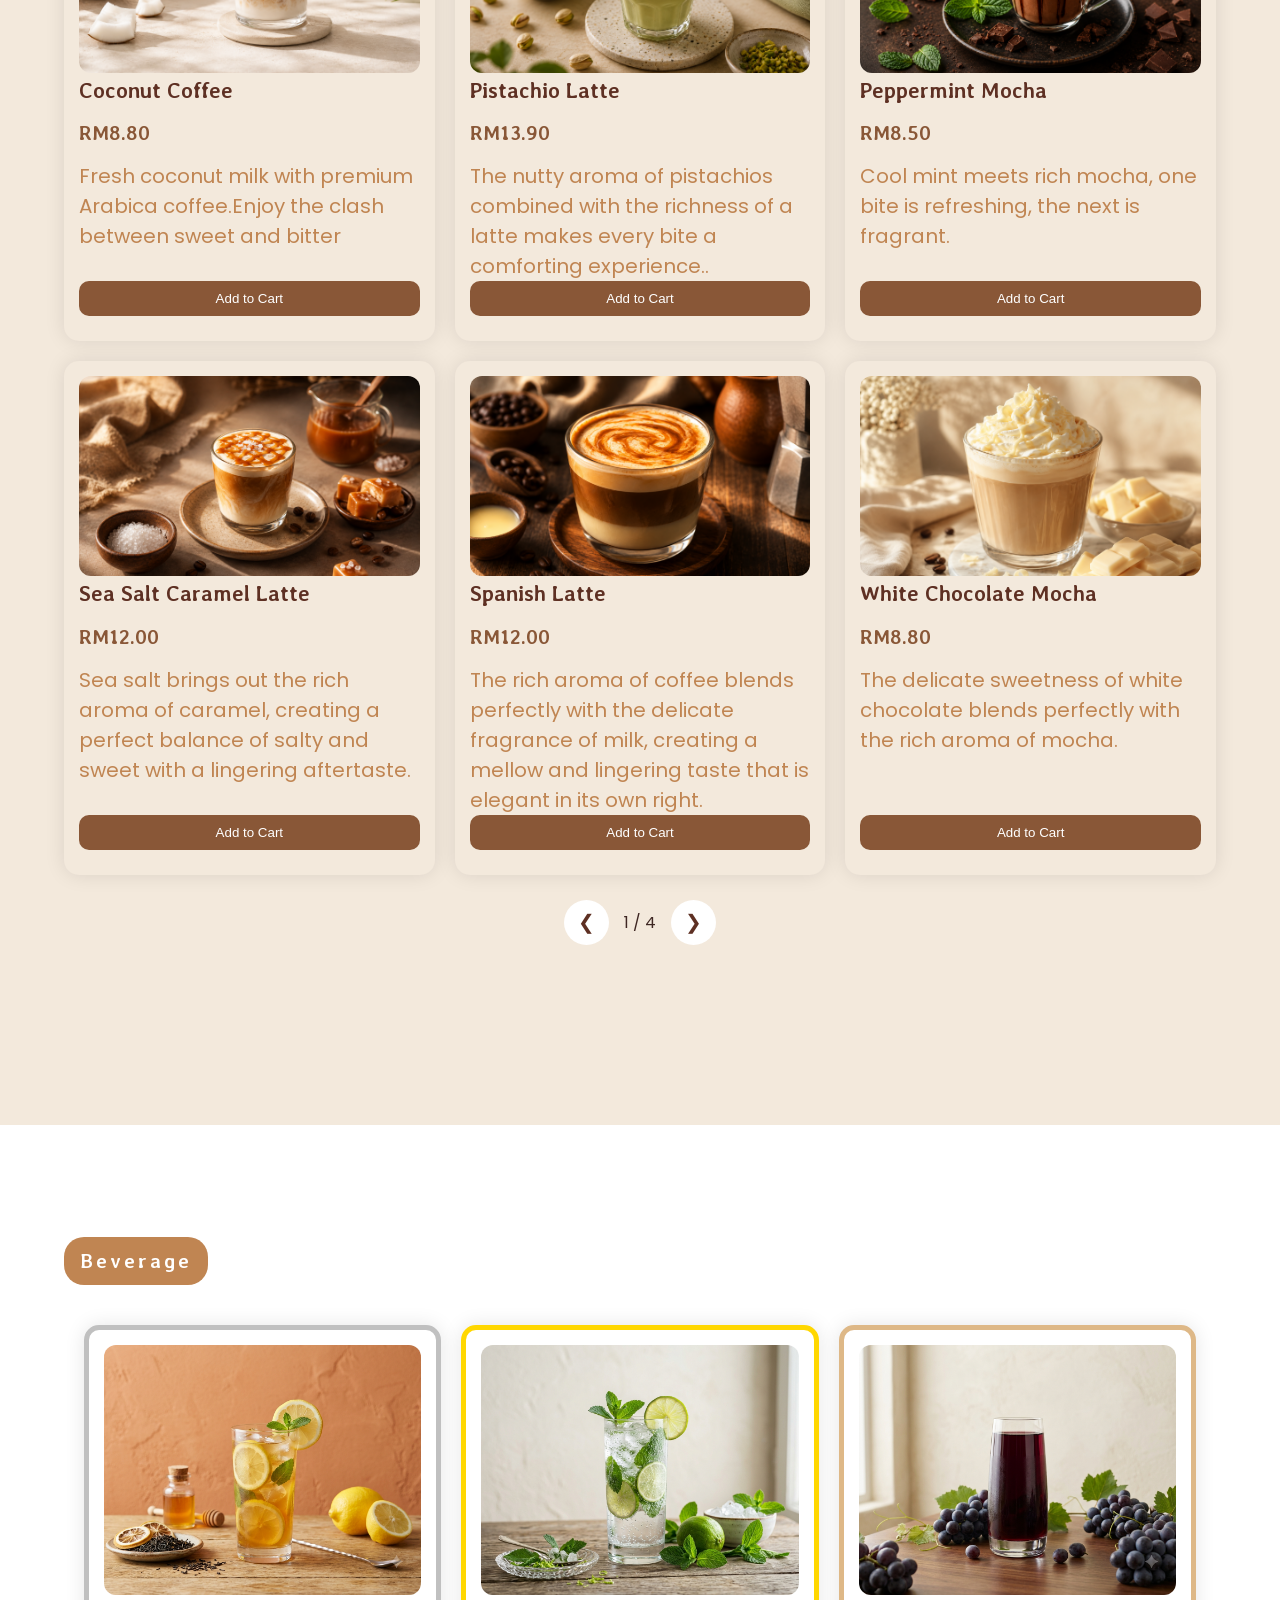
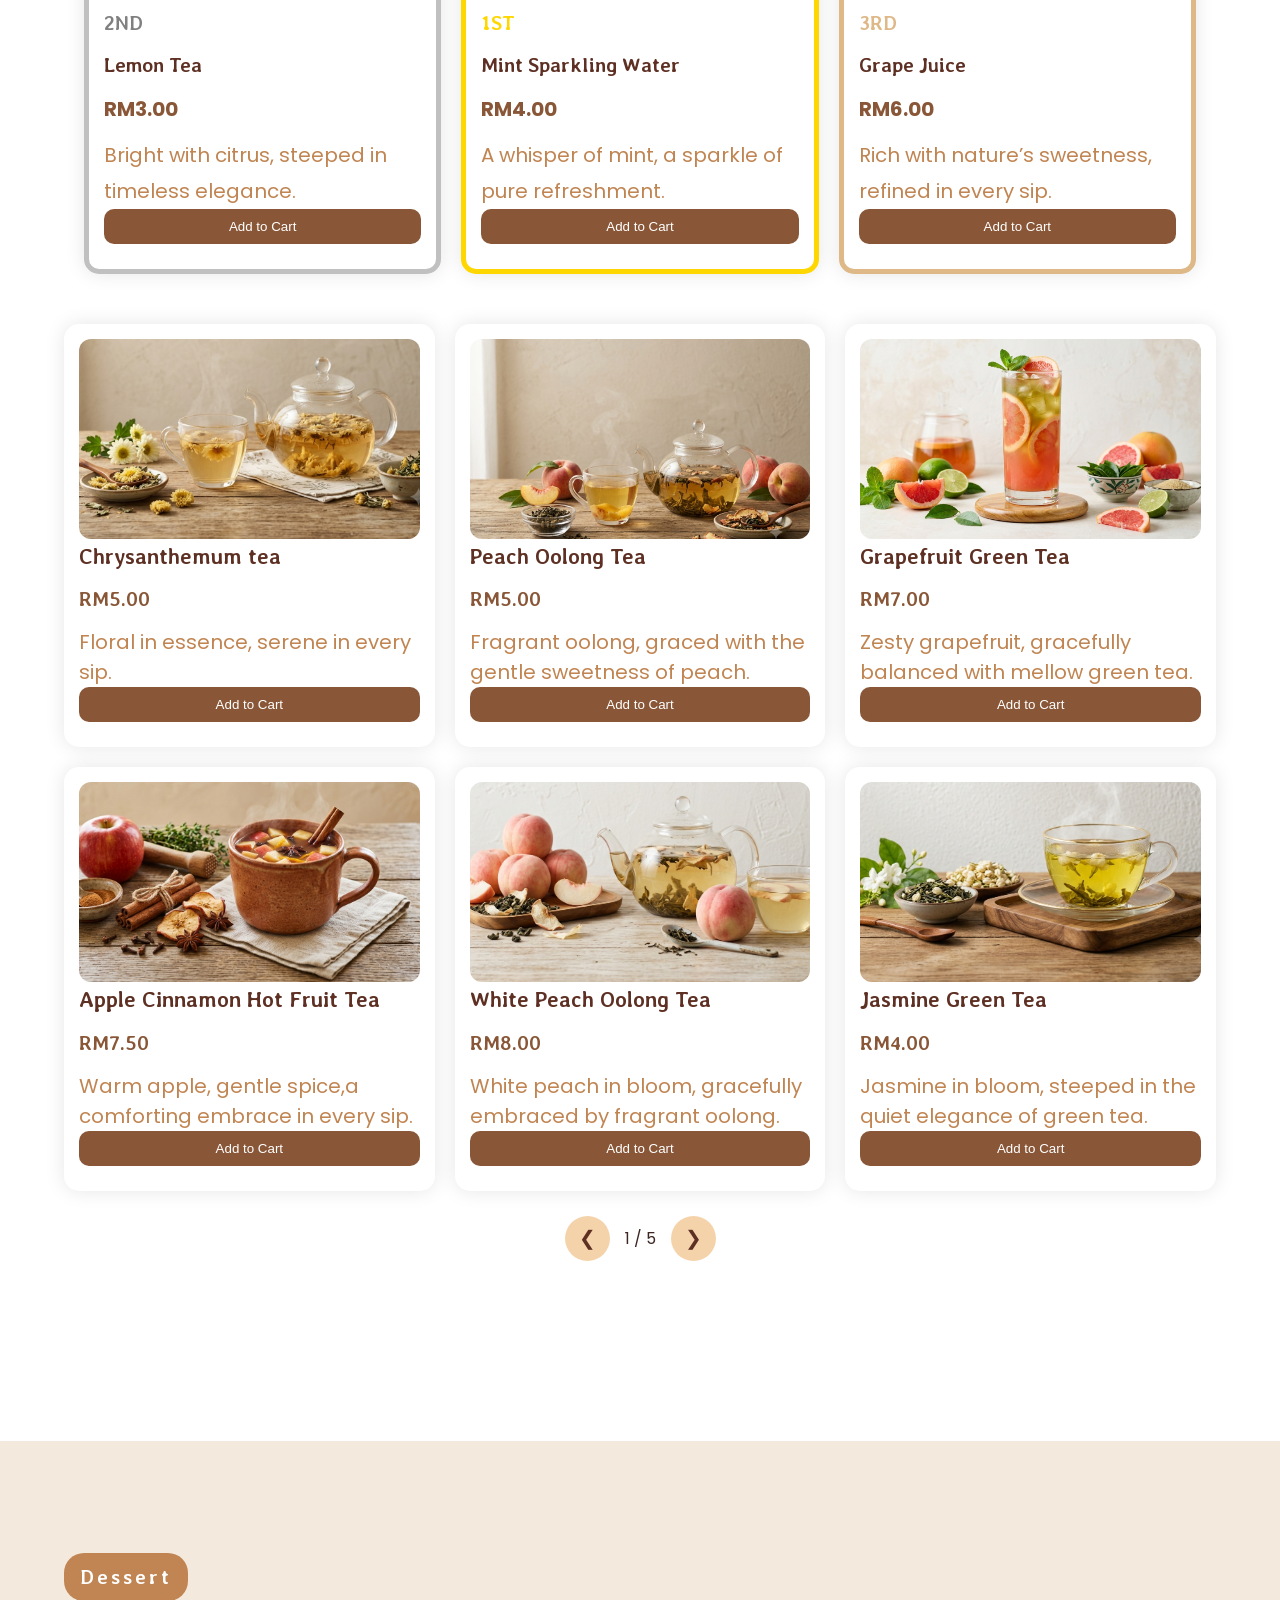
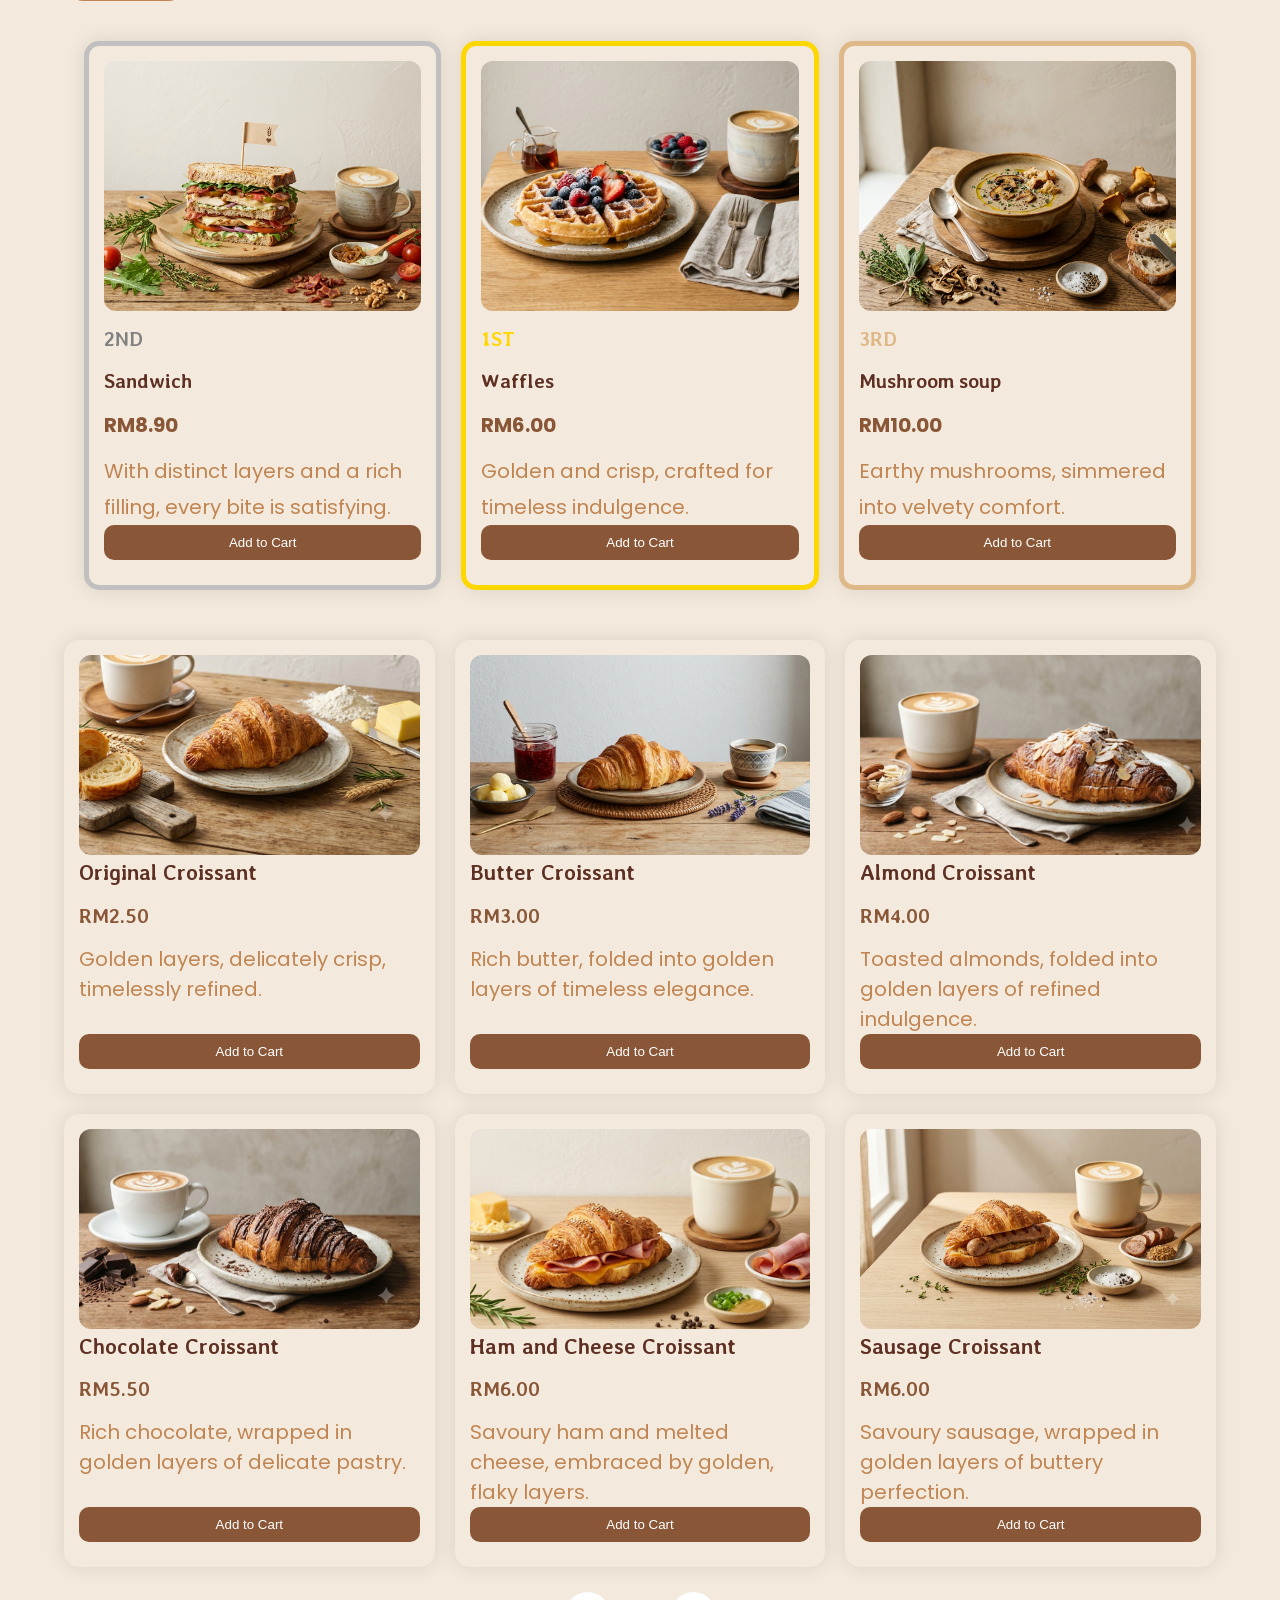
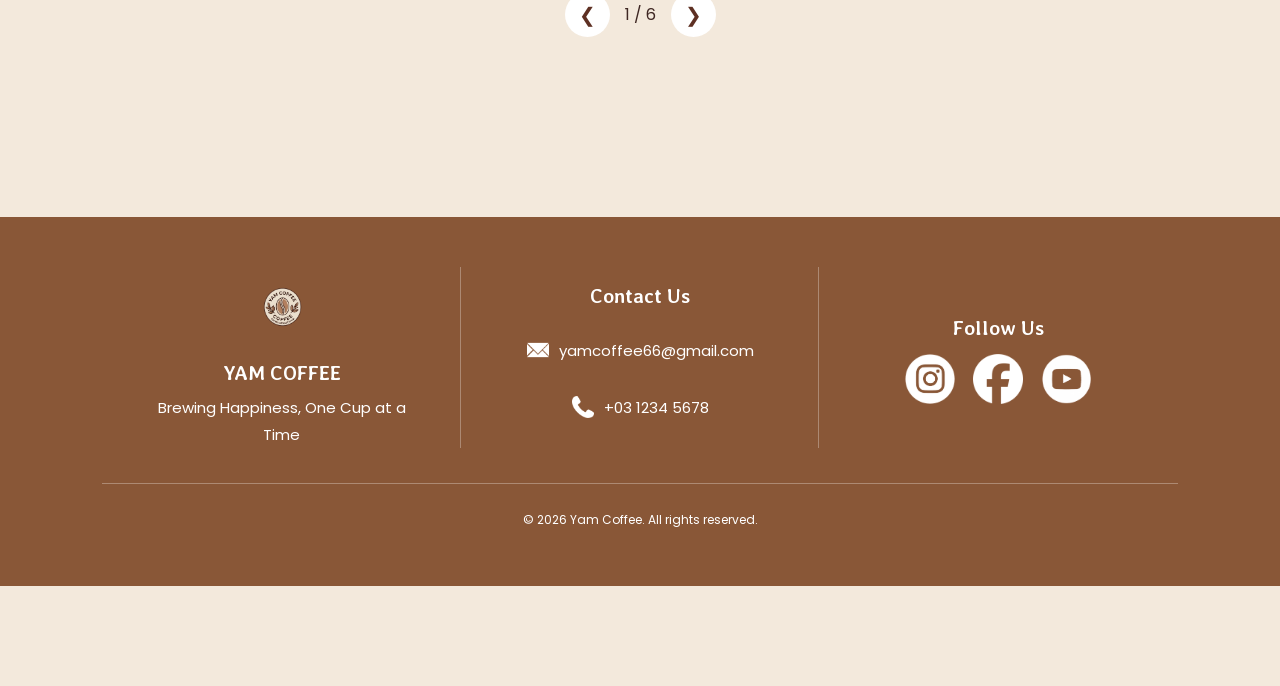
<file: menu.html>
<!DOCTYPE html>
<html lang="en">
    <head>
        <meta charset="UTF-8">
        <meta name="viewport" content="width=device-width, initial-scale=1.0">

        <title>Yam Coffee | Menu</title>

        <!--CSS STYLE-->
        <link rel="stylesheet" href="CSSFile/common.css">
        <link rel="stylesheet" href="CSSFile/menu.css">
        <link rel="icon" type="image/png" href="Image/common/logo.png">

        <!--GOOGLE FONT-->
        <link rel="preconnect" href="https://fonts.googleapis.com">
        <link rel="preconnect" href="https://fonts.gstatic.com" crossorigin>
        <link href="https://fonts.googleapis.com/css2?family=Averia+Libre:ital,wght@0,300;0,400;0,700;1,300;1,400;1,700&family=Montserrat:ital,wght@0,100..900;1,100..900&family=Poppins:ital,wght@0,100;0,200;0,300;0,400;0,500;0,600;0,700;0,800;0,900;1,100;1,200;1,300;1,400;1,500;1,600;1,700;1,800;1,900&display=swap" rel="stylesheet">
    </head>

    <body>
        <!--=============HEADER & NAV=============-->
    <header>
        <nav class="navbar">
            <div class="logo">
                <a href="index.html">
                    <img src="Image/common/logo.png" alt="Logo">
                    <h2>YAM COFFEE</h2>
                </a>
            </div>

            <button class="menu-toggle" id="menuToggle" type="button" aria-label="Open navigation menu" aria-expanded="false">
                ☰
            </button>

            <ul class="nav-links">
                <li><a href="index.html">Home</a></li>

                <li class="dropdown">
                    <a href="about.html">About ▾</a>

                    <ul class="dropdown-list">
                        <li><a href="about.html#our-story">
                            Our Story</a>
                        </li>

                        <li><a href="about.html#mission-vision">
                            Mission & Vision</a>
                        </li>

                        <li><a href="about.html#coffee-philo">
                            Our Coffee Philosophy</a>
                        </li>

                        <li><a href="about.html#our-team">
                            Our Team</a>
                        </li>

                        <li><a href="about.html#why-choose">
                            Why Choose Us</a>
                        </li>
                    </ul>
                </li>

                <li class="dropdown">
                    <a href="menu.html">Menu ▾</a>

                    <ul class="dropdown-list">
                        <li><a href="menu.html#New_Products">
                            New Product</a>
                        </li>
                        
                        <li><a href="menu.html#Promotion">
                            Promotion</a>
                        </li>

                        <li><a href="menu.html#Coffee">
                            Coffee</a>
                        </li>

                        <li><a href="menu.html#Beverage">
                            Beverage</a>
                        </li>

                        <li><a href="menu.html#Dessert">
                            Dessert</a>
                        </li>
                    </ul>
                </li>

                <li class="dropdown">
                    <a href="contact.html">Contact ▾</a>

                    <ul class="dropdown-list">
                        <li><a href="contact.html#store-info">
                            Store Information</a>
                        </li>

                        <li><a href="contact.html#map">
                            Find Us</a>
                        </li>

                        <li><a href="contact.html#hours">
                            Opening Hours</a>
                        </li>

                        <li><a href="contact.html#contact">
                            Contact Us</a>
                        </li>
                    </ul>
                </li>
                
            </ul>
        </nav>
    </header>
    <!--Cart-->

        <button id="Cart_Button">
            🛒 Cart (<span id="Cart_Count">0</span>)
        </button>

    <!--New Product Present-->
        <section class="Page_Hero" id="New_Products">
            <article class="New_Product_Present">

                <div class="Product_Image">
                    <img id="Product_Image_JS" src="Image/menu/Beverage/Coconut Coffee.png">
                </div>

                <span class="New_Arrival">NEW ARRIVAL!</span>

                <div class="Product_Info">
                    <h2 id="Product_Title_JS">Coconut Coffee</h2>
                    <p id="Product_Description_JS">
                        Fresh coconut milk with premium Arabica coffee.
                        Enjoy the clash between sweet and bitter
                    </p>
                    <p id="Product_Price_JS" class="Price">RM8.80</p>

                    <button id="New_Product_Cart" class="Add_Cart" data-name="Coconut Coffee" data-price="RM8.80">
                        Add to Cart
                    </button>
                </div>

                <div class="Button">
                    <button id="Back_Button" type="button" aria-label="Previous product">❮</button>
                    <span id="Page">1 / 5</span>
                    <button id="Next_Button" type="button" aria-label="Next product">❯</button>
                </div>
            </article>
    <!--New Product Evaluate Present-->
            <article class="Evaluate">
                <h2>Customer Reviews</h2>
                <div class="Evaluate_Scroll">
                    <div class="Evaluate_Card">
                        <h3>Tien Yue Khang</h3>
                        <p class="Stars">★★★★★</p>
                        <p>
                            The coconut coffee is creamy and not too sweet.
                        </p>
                    </div>

                    <div class="Evaluate_Card">
                        <h3>Soon Pei Qing</h3>
                        <p class="Stars">★★★★☆</p>
                        <p>
                            I like the coconut coffee.
                            It goes very well with the coffee.
                        </p>
                    </div>

                    <div class="Evaluate_Card">
                        <h3>Soon Yu</h3>
                        <p class="Stars">★★★★★</p>
                        <p>
                            Pistachio Latte is a delicious drink.
                            I would order it again.
                        </p>
                    </div>

                    <div class="Evaluate_Card">
                        <h3>Li ZuoQiang</h3>
                        <p class="Stars">★★★★★</p>
                        <p>
                            Pistachio Latte have a great nut smell.
                        </p>
                    </div>

                    <div class="Evaluate_Card">
                        <h3>Happy Customer</h3>
                        <p class="Stars">★★★★☆</p>
                        <p>
                            Peppermint Mocha is quite freshing and not too sweet.
                        </p>
                    </div>

                    <div class="Evaluate_Card">
                        <h3>Coffee Lover</h3>
                        <p class="Stars">★★★★☆</p>
                        <p>
                            My children love the Peppermint Mocha. It is a great drink for children.
                        </p>
                    </div>

                    <div class="Evaluate_Card">
                        <h3>Handsome Boy</h3>
                        <p class="Stars">★★★★☆</p>
                        <p>
                            Sea Salt Caramel Latte have a great caramel taste and it is not too sweet. I would order it again.
                        </p>
                    </div>

                    <div class="Evaluate_Card">
                        <h3>Finance Worker</h3>
                        <p class="Stars">★★★★★</p>
                        <p>
                            Sea Salt Caramel Latte is a great drink for me. When I taste It I feel that I am at the beach and enjoy the sea smell.
                        </p>
                    </div>

                    <div class="Evaluate_Card">
                        <h3>Lucky Woman</h3>
                        <p class="Stars">★★★★★</p>
                        <p>
                            Spanish Latte is an authentic and delicious drink. I feel like I am in Spain.
                        </p>
                    </div>

                    <div class="Evaluate_Card">
                        <h3>Robot</h3>
                        <p class="Stars">★★★★★</p>
                        <p>
                            Spanish Latte have a heavy milk taste. I like it very much.
                        </p>
                    </div>

                    <div class="Evaluate_Card">
                        <h3>Happy Customer</h3>
                        <p class="Stars">★★★★★</p>
                        <p>
                            Very Good!!!!!!
                        </p>
                    </div>
                </div>
        </article>

        </section>
    <!--Product Promotion Present-->
        <section class="Page_Promotion" id="Promotion">
            <span class="Promotion_Label">PROMOTION</span>
            <article class="Main_Promotion">
                <div class="Promotion_Information">
                    <div class="Promotion_Item">
                        <div class="Promotion_Image">
                            <img src="Image/menu/Beverage/White Chocolate Mocha.png">
                        </div>
                        <div class="Promotion_Text">
                            <h3>White Chocolate Mocha</h3>
                            <p class="Original_Price"><del>RM12.9</del></p>
                            <p class="Discount_Rate">-30%</p>
                            <p class="Discount_Price">RM8.80</p>
                            <button class="Add_Cart" data-name="White Chocolate Mocha" data-price="RM8.80">
                                Add to Cart
                            </button>
                        </div>
                    </div>

                    <div class="Promotion_Item">
                        <div class="Promotion_Image">
                            <img src="Image/menu/Beverage/Hazelnut Latte.png">
                        </div>
                        <div class="Promotion_Text">
                            <h3>Hazelnut Latte</h3>
                            <p class="Original_Price"><del>RM10.9</del></p>
                            <p class="Discount_Rate">-30%</p>
                            <p class="Discount_Price">RM6.60</p>
                            <button class="Add_Cart" data-name="Hazelnut Latte" data-price="RM6.60">
                                Add to Cart
                            </button>
                        </div>
                    </div>
                </div>
            </article>
            
            <article class="Secondary_Promotion">

                <div class="Discount">
                    <img src="Image/menu/Beverage/Rose Latte.png">
                    <div class="Discount_Info">
                        <h3>Rose Latte</h3>

                        <p class="Original_Price"><del>RM12.90</del></p>
                        <p class="Discount_Rate">-30%</p>
                        <p class="Discount_Price">RM8.80</p>

                        <button class="Add_Cart" data-name="Rose Latte" data-price="RM8.80">
                            Add to Cart
                        </button>
                    </div>
                </div>


                <div class="Discount">
                <img src="Image/menu/Beverage/Flat White.png">
                    <div class="Discount_Info">
                        <h3>Flat White</h3>

                        <p class="Original_Price"><del>RM13.90</del></p>
                        <p class="Discount_Rate">-30%</p>
                        <p class="Discount_Price">RM9.00</p>

                        <button class="Add_Cart" data-name="Flat White" data-price="RM9.90">
                            Add to Cart
                        </button>
                    </div>
                </div>


                <div class="Discount">
                <img src="Image/menu/Beverage/Espresso Macchiato.png">
                    <div class="Discount_Info">
                        <h3>Espresso Macchiato</h3>

                        <p class="Original_Price"><del>RM14.90</del></p>
                        <p class="Discount_Rate">-30%</p>
                        <p class="Discount_Price">RM10.00</p>

                        <button class="Add_Cart" data-name="Espresso Macchiato" data-price="RM10.90">
                            Add to Cart
                        </button>
                    </div>
                </div>

                <div class="Discount">
                    <img src="Image/menu/Beverage/Café au Lait.png">
                    <div class="Discount_Info">
                        <h3>Café au Lait</h3>

                        <p class="Original_Price"><del>RM15.90</del></p>
                        <p class="Discount_Rate">-30%</p>
                        <p class="Discount_Price">RM11.20</p>

                        <button class="Add_Cart" data-name="Café au Lait" data-price="RM11.90">
                            Add to Cart
                        </button>
                    </div>
                </div>

            </article>
        </section>

    <!--Coffee Producut Present-->

        <section class="Page_Coffee" id="Coffee">
            <span class="Coffee_Label">Coffee</span>
            <article class="Coffee_Top_Sales_Menu">
                <div class="Coffee_2ND_Sales">
                    <img src="Image/menu/Beverage/Vanilla Latte.png">
                    <div class="Coffee_2ND_Sales_Info">
                        <h2>2ND</h2><h3>Vanilla Latte</h3>
                        <p class="Price">RM12.90</p>
                        <p class="Introduce">The sweetness of vanilla paired with the creamy aroma of latte</p>
                        <button class="Add_Cart" data-name="Vanilla Latte" data-price="RM12.90">
                            Add to Cart
                        </button>
                    </div>
                </div>
                    
                    
                <div class="Coffee_1ST_Sales">
                    <img src="Image/menu/Beverage/Orange Mocha.png">
                    <div class="Coffee_1ST_Sales_Info">
                        <h2>1ST</h2><h3>Orange Mocha</h3>
                        <p class="Price">RM9.90</p>
                        <p class="Introduce">The tartness of oranges paired with the creamy aroma of latte</p>
                        <button class="Add_Cart" data-name="Orange Mocha" data-price="RM9.90">
                            Add to Cart
                        </button>
                    </div>
                </div>
                    
                    
                <div class="Coffee_3RD_Sales">
                    <img src="Image/menu/Beverage/Espresso Tonic.png">
                    <div class="Coffee_3RD_Sales_Info">
                        <h2>3RD</h2><h3>Espresso Tonic</h3>
                        <p class="Price">RM8.50</p>
                        <p class="Introduce">Espresso with tonic water and ice</p>
                        <button class="Add_Cart" data-name="Espresso Tonic" data-price="RM8.50">
                            Add to Cart
                        </button>
                    </div>
                </div>
            </article>

            <article class="Coffee_Menu">
                <div id="Coffee_List" class="Coffee_List"></div>

                <div class="Coffee_Button">
                    <button id="Coffee_Back" type="button" aria-label="Previous coffee page">❮</button>
                    <span id="Coffee_Page" style="font-family: 'Poppins', sans-serif;">1 / 1</span>
                    <button id="Coffee_Next" type="button" aria-label="Next coffee page">❯</button>
                </div>
            </article>

        </section>

    <!--Beverage Producut Present-->

        <section class="Page_Beverage" id="Beverage">
            <span class="Beverage_Label">Beverage</span>
            <article class="Beverage_Top_Sales_Menu">
                <div class="Beverage_2ND_Sales">
                    <img src="Image/menu/Beverage/Lemon Tea.png">
                    <div class="Beverage_2ND_Sales_Info">
                        <h2>2ND</h2>
                        <h3>Lemon Tea</h3>
                        <p class="Price">RM3.00</p>
                        <p class="Introduce">Bright with citrus, steeped in timeless elegance.</p>
                        <button class="Add_Cart" data-name="Lemon Tea" data-price="RM3.00">
                            Add to Cart
                        </button>
                    </div>
                </div>

                <div class="Beverage_1ST_Sales">
                    <img src="Image/menu/Beverage/Mint Sparkling Water.png">
                    <div class="Beverage_1ST_Sales_Info">
                        <h2>1ST</h2>
                        <h3>Mint Sparkling Water</h3>
                        <p class="Price">RM4.00</p>
                        <p class="Introduce">A whisper of mint, a sparkle of pure refreshment.</p>
                        <button class="Add_Cart" data-name="Mint Sparkling Water" data-price="RM4.00">
                            Add to Cart
                        </button>
                    </div>
                </div>

                <div class="Beverage_3RD_Sales">
                    <img src="Image/menu/Beverage/Grape Juice.png">
                    <div class="Beverage_3RD_Sales_Info">
                        <h2>3RD</h2>
                        <h3>Grape Juice</h3>
                        <p class="Price">RM6.00</p>
                        <p class="Introduce">Rich with nature’s sweetness, refined in every sip.</p>
                        <button class="Add_Cart" data-name="Grape Juice" data-price="RM6.00">
                            Add to Cart
                        </button>
                    </div>
                </div>
            </article>

            <article class="Beverage_Menu">
                <div id="Beverage_List" class="Beverage_List"></div>

                <div class="Beverage_Button">
                    <button id="Beverage_Back" type="button" aria-label="Previous beverage page">❮</button>
                    <span id="Beverage_Page" style="font-family: 'Poppins', sans-serif;">1 / 1</span>
                    <button id="Beverage_Next" type="button" aria-label="Next beverage page">❯</button>
                </div>
            </article>
            
        </section>

    <!--Dessert Producut Present-->

        <section class="Page_Dessert" id="Dessert">
            <span class="Dessert_Label">Dessert</span>
            <article class="Dessert_Top_Sales_Menu">
                <div class="Dessert_2ND_Sales">
                    <img src="Image/menu/FOOD/Sandwich.png">
                    <div class="Dessert_2ND_Sales_Info">
                        <h2>2ND</h2>
                        <h3>Sandwich</h3>
                        <p class="Price">RM8.90</p>
                        <p class="Introduce">With distinct layers and a rich filling, every bite is satisfying.</p>
                        <button class="Add_Cart" data-name="Sandwich" data-price="RM8.90">
                            Add to Cart
                        </button>
                    </div>
                </div>

                <div class="Dessert_1ST_Sales">
                    <img src="Image/menu/FOOD/Waffles.png">
                    <div class="Dessert_1ST_Sales_Info">
                        <h2>1ST</h2>
                        <h3>Waffles</h3>
                        <p class="Price">RM6.00</p>
                        <p class="Introduce">Golden and crisp, crafted for timeless indulgence.</p>
                        <button class="Add_Cart" data-name="Waffles" data-price="RM6.00">
                            Add to Cart
                        </button>
                    </div>
                </div>

                <div class="Dessert_3RD_Sales">
                    <img src="Image/menu/FOOD/Mushroom soup.png">
                    <div class="Dessert_3RD_Sales_Info">
                        <h2>3RD</h2>
                        <h3>Mushroom soup</h3>
                        <p class="Price">RM10.00</p>
                        <p class="Introduce">Earthy mushrooms, simmered into velvety comfort.</p>
                        <button class="Add_Cart" data-name="Mushroom soup" data-price="RM10.00">
                            Add to Cart
                        </button>
                    </div>
                </div>
            </article>
            <article class="Dessert_Menu">
                <div id="Dessert_List" class="Dessert_List"></div>

                <div class="Dessert_Button">
                    <button id="Dessert_Back" type="button" aria-label="Previous dessert page">❮</button>
                    <span id="Dessert_Page" style="font-family: 'Poppins', sans-serif;">1 / 1</span>
                    <button id="Dessert_Next" type="button" aria-label="Next dessert page">❯</button>
                </div>
            </article>
            
        </section>

    <!--Navigation Bar For User To Jump-->
        <nav class="Bottom_Navigation" aria-label="Menu category navigation">
            <a href="#New_Products" class="Bottom_Navigation_Link">New Products</a>
            <a href="#Promotion" class="Bottom_Navigation_Link">Promotion</a>
            <a href="#Coffee" class="Bottom_Navigation_Link">Coffee</a>
            <a href="#Beverage" class="Bottom_Navigation_Link">Beverage</a>
            <a href="#Dessert" class="Bottom_Navigation_Link">Dessert</a>
        </nav>
        <script src="JavaScriptFile/menu.js"></script>

        <!--===============FOOTER================-->
        <footer>
            <div class="footer_container">

                <!--===Logo===-->
                <div class="footer_logo">
                    <img src="Image/common/logo.png" alt="Logo">
                    <h3>YAM COFFEE</h3>
                    <p>Brewing Happiness, One Cup at a Time</p>
                </div>

                <!--===Contact===-->
                <div class="footer_contact">
                    <h3>Contact Us</h3>
                    <p><img src="Image/common/icon_email.webp" alt="email"> yamcoffee66@gmail.com</p>
                    <p><img src="Image/common/icon_phone.webp" alt="phone"> +03 1234 5678</p>
                </div>

                <!--===Link===-->
                <div class="social_links">
                    <h3>Follow Us</h3>
                    <div class="social_icons">
                        <a href="https://www.instagram.com/newerauc?igsh=MWplbDBnMGMzaDB5cQ==New" target="_blank">
                            <img src="Image/common/icon_instagram.png" alt="Instagram">
                        </a>
                        <a href="https://www.facebook.com/share/1Ciaw695ug/" target="_blank">
                            <img src="Image/common/icon_facebook.webp" alt="Facebook">
                        </a>
                        <a href="http://www.youtube.com/@neweracollege" target="_blank">
                            <img src="Image/common/icon_youtube.png" alt="Youtube">
                        </a>
                    </div>
                </div>
            </div>

            <div class="footer_copy">
                <p>&copy; 2026 Yam Coffee. All rights reserved.</p>
            </div>
        </footer>

        <!--==============BACK TO TOP==============-->
        <button id="topBtn">↑</button>

        <!--Java Script-->
        <script src="JavaScriptFile/common.js"></script>

    </body>
</html>
</file>
<file: CSSFile/common.css>
:root {
        --cream: #F3E9DC;
        --warm-white: #FAF5EF;
        --caramel: #C08552;
        --coffee: #895737;
        --brownie: #5E3023;
        --text: #3E2723;
    }    

    * {
        margin: 0;
        padding: 0;
        box-sizing: border-box;
    }

    html {
        scroll-behavior: smooth;
    }

    section[id] {
        scroll-margin-top: 100px;
    }

    body {
        font-family: 'Poppins', sans-serif;
        background: var(--cream);
        color: var(--text);
        line-height: 1.6;
    }

    h1,h2,h3,h4,h5,.section-heading {
        font-family: 'Averia Libre', cursive;
    }

    h1 {
        font-size: 4rem;
    }

    h2 {
        font-size: 2.8rem;
    }

    h3 {
        font-size: 1.35rem;
        font-weight: 600;
    }

    p {
        font-size: 1rem;
        line-height: 1.8;
    }

    img {
        max-width: 100%;
        display: block;
    }

    a {
        text-decoration: none;
    }

    ul {
        list-style: none;
    }

    .btn{
        padding:14px 30px;
        border-radius:50px;
        transition:.3s;
    }

    .container {
        width: 90%;
        max-width: 1200px;
        margin: auto;
    }

    /*---------------HEADER & NAV----------------*/
    .navbar {
        display: flex;
        justify-content: space-between;
        align-items: center;
        padding: 18px 8%;
        position: fixed;
        top: 0;
        left: 0;
        width: 100%;
        background: var(--coffee);
        backdrop-filter: blur(10px);
        z-index: 1000;
    }

    .logo a {
        display: flex;
        align-items: center;
        gap: 10px;
        text-decoration: none;
    }

    .logo h2 {
        color: white;
        font-size: 1.4rem;
    }

    .logo img {
        height: 60px;
    }

    .nav-links {
        display: flex;
        gap: 35px;
        list-style: none;
    }

    .nav-links a {
        color: white;
        font-weight: 500;
        transition: .3s;
        position: relative;
        text-decoration: none;
    }

    .nav-links a::after {
        content: "";
        position: absolute;
        width: 0;
        height: 2px;
        left: 0;
        bottom: -5px;
        background: var(--caramel);
        transition: .3s;
    }

    .nav-links a:hover {
        color: var(--caramel);
    }

    .nav-links a:hover::after {
        width: 100%;
    }

    .dropdown{
        position: relative;
    }

    .dropdown::after {
        content: "";
        position: absolute;
        top: 100%;
        left: 0;
        width: 100%;
        height: 15px;
    }

    .dropdown-list {
        position: absolute;
        top: calc(100% + 10px);
        left: 0;
        background: white;
        min-width: 180px;
        border-radius: 10px;
        box-shadow: 0 8px 20px rgba(0,0,0,.15);
        display: none;
        overflow: hidden;
        margin: 0;
        padding: 0;
        list-style: none;
    }

    .dropdown-list li {
        width: 100%;
    }

    .dropdown-list a {
        display: block;
        color: var(--text);
        padding: 14px 18px;
        transition: .3s;
    }

    .dropdown-list a:hover {
        background: var(--cream);
        color: var(--coffee);
    }

    .dropdown:hover .dropdown-list {
        display: block;
    }

    .dropdown > a {
        display: flex;
        align-items: center;
        gap: 5px;
    }

    .dropdown:hover > a {
        color: var(--caramel);
    }

/*--------------------FOOTER------------------*/
    footer {
        background-color: var(--coffee);
        color: white;
        padding: 50px 8%;
        text-align: center;
    }

    footer h3 {
        font-size: 20px;
    }

    footer p {
        font-size: 15px;
    }

    .footer_container {
        display: grid;
        grid-template-columns: repeat(3, 1fr);
        gap: 0px;
        align-items: stretch;
    }

    .footer_container > div {
        padding:0 40px;
        position: relative;
        display: flex;
        flex-direction: column;
        justify-content: center;
        align-items: center;
    }

    /*---Divider between footer sections---*/
    .footer_container > div:not(:last-child)::after{
        content: "";
        position: absolute;
        right: 0;
        top: 0;
        height: 100%;
        width: 1px;
        background: rgba(255,255,255,0.3);
    }

    .footer_logo,.footer_contact,.social_links {
        display: flex;
        flex-direction: column;
        align-items: center;
        text-align: center;
    }

    .footer_logo {
        display: flex;
        flex-direction: column;
        align-items: center;
        text-align: center;
    }

    .footer_logo img {
        width: 80px;
        height: 80px;
        object-fit: contain;
        margin-bottom: 10px
    }

    .footer_logo h3 {
        margin-bottom: 5px;
    }

    .footer_contact {
        display: flex;
        flex-direction: column;
        align-items: center;
    }
    
    .footer_contact h3 {
        margin-bottom: 10px;
    }

    .footer_contact p {
        display: flex;
        align-items: center;
        justify-content: center;
        gap: 10px;
        margin: 15px 0;
    }
    
    .footer_contact img {
        width: 22px;
        height: 22px;
        flex-shrink: 0;
    }

    .social_icons {
        display: flex;
        justify-content: center;
        gap: 18px;
        align-items: center;
        margin-top: 10px;
    }

    .social_icons a {
        width: 50px;
        height: 50px;
        display: flex;
        align-items: center;
        justify-content: center;
    }

    .social_icons img {
        width: 100%;
        height: 100%;
        object-fit: contain;
        transition: 0.3s;
    }

    .social_links img:hover {
        transform: scale(1.15);
    }

    .footer_copy {
        margin-top: 35px;
        padding-top: 20px;
        border-top: 1px solid rgba(255,255,255,0.3);
        text-align: center;
    }

    .footer_copy p{
        margin: 5px 0;
        font-size: 12px;
    }

/*------------------BACK TO TOP------------------*/
    #topBtn {
        position:fixed;
        bottom:30px;
        right:30px;
        width:55px;
        height:55px;
        border:none;
        border-radius:50%;
        background:var(--coffee);
        color:white;
        font-size:24px;
        cursor:pointer;
        display:none;
        transition:.3s;
        z-index:999;
        box-shadow:0 5px 15px rgba(0,0,0,.25);
    }

    #topBtn:hover {
        background:var(--caramel);
        transform:translateY(-5px);
    }

/*-----------------MOBILE RESPONSIVE-------------------*/
@media (max-width: 768px) {
    
    section[id] {
        scroll-margin-top: 70px;
    }
    
     /* ----------HEADER & NAV---------- */
     .navbar {
        height: 70px;
        padding: 12px 5%;
    }

    .logo img {
        height: 55px;
        width: auto;
    }

    .logo h2 {
        font-size: 1.1rem;
    }
  
    .menu-toggle {
        display: block;
        background: transparent;
        border: 0;
        color: white;
        font-size: 28px;
        line-height: 1;
        padding: 6px;
        cursor: pointer;
    }

    .nav-links {
        position: absolute;
        top: 70px;
        left: 0;
        width: 100%;
        display: none;
        flex-direction: column;
        gap: 12px;
        padding: 10px 0 15px;
        background: var(--coffee);
        box-shadow: 0 8px 18px rgba(0,0,0,.15);
    }

    .nav-links.active {
        display: flex;
    }

    .nav-links li {
        width: 100%;
        text-align: center;
    }

    .nav-links > li > a {
        display: block;
        padding: 12px 20px;
    }

    .nav-links a {
        font-size: 0.75rem;
    }

    .nav-links a::after {
        display: none;
    }

    .dropdown {
        position: relative;
    }
    
    /*Dropdown is opened by JS on touch/mobile instead of hover*/
    .dropdown:hover .dropdown-list {
        display: none;
    }

    .dropdown.open .dropdown-list {
        display: block;
    }

    .dropdown-list {
        position: static;
        display: none;
        width: 100%;
        min-width: 0;
        margin: 0;
        padding: 0;
        border-radius: 0;
        box-shadow: none;
        background: rgba(255,255,255,.08);
    }

    .dropdown-list a {
        display: block;
        color: white;
        padding: 10px 20px;
        font-size: .9rem;
    }

    .dropdown-list a:hover {
        background: rgba(255,255,255,.1);
        color: white;
    }
    
    /* --------------FOOTER------------- */
    footer {
        padding: 30px 6% 18px;
    }

    .footer_container {
        display: grid;
        grid-template-columns: 1fr;
        gap: 15px;
    }

    .footer_container > div {
        padding: 0 10px 15px;
        align-items: center;
        text-align: center;
    }

    /*Divider*/
    .footer_container > div:not(:last-child) {
        border-bottom: 1px solid rgba(255,255,255,0.3);
        padding-bottom: 15px;
    }

    .footer_container > div:not(:last-child)::after {
        display: none;
    }

    /*Logo*/
    .footer_logo {
        text-align: center;
        align-items: center;
    }

    .footer_logo img {
        width: 65px;
        height: 65px;
        margin-bottom: 5px;
    }

    .footer_logo h3 {
        font-size: 20px;
        margin-bottom: 2px;
    }
    
    .footer_logo p {
        font-size: 13px;
        line-height: 1.5;
    }

    .footer_contact {
        align-items: center;
        text-align: center;
    }

    /*Contact*/
    .footer_contact {
        align-items: center;
        text-align: center;
    }
    
    .footer_contact h3 {
        font-size: 20px;
        margin-bottom: 5px;
    }
    
    .footer_contact p {
        font-size: 13px;
        margin: 7px 0;
        gap: 7px;
    }

    .footer_contact img {
        width: 19px;
        height: 19px;
    }

    /*Social Media*/
    .social_links {
        align-items: center;
        text-align: center;
    }

    .social_links h3 {
        font-size: 20px;
        margin-bottom: 5px;
    }

    .social_icons {
        gap: 10px;
        margin-top: 5px;
    }

    .social_icons a {
        width: 45px;
        height: 45px;
    }
    
    .social_icons img {
        width: 40px;
        height: 40px;
    }

    /*Copyright*/
    .footer_copy {
        margin-top: 15px;
        padding-top: 10px;
    }

    .footer_copy p {
        margin: 3px 0;
        font-size: 11px;
    }
        
    /* ----------BACK TO TOP---------- */
    #topBtn {
        width: 48px;
        height: 48px;
        right: 18px;
        bottom: 18px;
        font-size: 21px;
    }
}

/* On desktop the mobile menu button is hidden. */
@media (min-width: 769px) {
    .menu-toggle {
        display: none;
    }
}
</file>
<file: CSSFile/home.css>
section h2 {
        position: relative;
        display: inline-block;
        margin-bottom: 25px;
    }

    section h2::after {
        content: "";
        position: absolute;
        left: 50%;
        transform: translateX(-50%);
        width: 65px;
        height: 3px;
        background: var(--caramel);
        bottom: -2px;
        border-radius: 10px;
    }
/*--------------------HERO-------------------*/
    .hero {
        height: 100vh;
        background: linear-gradient(rgba(0,0,0,.45),rgba(0,0,0,.20))
        , url("../Image/home/img_home_hero.jpg");
        background-size: cover;
        background-position: center;
        display: flex;
        align-items: center;
        padding: 80px 8% 0;
    }

    .hero-content {
        max-width: 520px;
        color: white;
    }

    .hero-content h1 {
        font-size: 4.5rem;
        line-height: 1.1;
        margin-bottom: 20px;
    }

    .hero-content h5 {
        color: var(--caramel);
        letter-spacing: 3px;
        text-transform: uppercase;
    }

    .hero-content p {
        font-size: 1.1rem;
        margin-bottom: 30px;
    }
/*---------------WHY CHOOSE US---------------*/
    .why-us {
        padding: 100px 8%;
        background: var(--warm-white);
        text-align: center;
    }

    .why-us h2 {
        font-size: 2.8rem;
        margin-bottom: 15px;
        color: var(--brownie);
    }

    .section-description {
        max-width: 700px;
        margin: 0 auto 60px;
        color: #666;
    }

    .why-container {
        display: grid;
        grid-template-columns: repeat(3,1fr);
        gap: 30px;
    }

    .why-card {
        display: flex;
        flex-direction: column;
        text-align: center;
        justify-content: flex-start;
        background: white;
        padding: 40px 30px;
        border-radius: 15px;
        transition: .3s;
        box-shadow: 0 5px 15px rgba(0,0,0,.08);
    }

    .why-card:hover {
        transform: translateY(-10px);
        border: 2px solid transparent;
        border-color: var(--caramel);
        box-shadow: 0 10px 30px rgba(0,0,0,.15);
    }

    .why-card img {
        width: 80px;
        display: block;
        margin: 0 auto 25px;
    }

    .why-card h3 {
        font-size: 1.4rem;
        color: var(--brownie);
        margin-bottom: 15px;
    }

    .why-card p {
        font-size: .95rem;
        line-height: 1.7;
        color: #666;
    }

/*----------------FEATURED MENU---------------*/
    .featured-menu {
        padding: 100PX 8%;
        background: var(--cream);
        text-align: center;
    }

    .featured-menu h2 {
        font-size: 2.8rem;
        color: var(--brownie);
        margin-top: 15px;
        text-align: center;
    }

    .menu-btn {
        display: inline-block;
        margin-top:40px;
        padding:14px 30px;
        background:var(--coffee);
        color:white;
        border-radius:30px;
        transition:.3s;
        text-align: center;
    }

    .menu-btn:hover {
        background: var(--caramel);
    }

    .menu-grid {
        display: grid;
        grid-template-columns: repeat(2,1fr);
        gap: 35px;
        margin-top: 60px;
    }
    
    .menu-card {
        background: white;
        border-radius: 18px;
        overflow: hidden;
        box-shadow: 0 8px 20px rgba(0,0,0,.08);
        transition: .35s;
    }

    .menu-card:hover {
        box-shadow: 0 15px 35px rgba(0,0,0,.15);
        transform: translateY(-10px);
    }

    .menu-card img {
        width: 100%;
        aspect-ratio: 4 / 3;
        height: auto;
        object-fit: cover;
        object-position: center;
        display: block;
    }

    .menu-info {
        padding: 25px;
        text-align: left;
    }

    .menu-info h3 {
        font-size: 1.6rem;
        color: var(--brownie);
        margin-bottom: 10px;
    }

    .menu-info p {
        font-size: .95rem;
        line-height: 1.7;
        color: #666;
        margin-bottom: 15px;
    }

    .menu-info span {
        display: block;
        margin-top: 10px;
        color: var(--coffee);
        font-weight: 700;
        font-size: 1.2rem;
    }
/*-------------------GALLERY------------------*/
    .gallery {
        padding: 100px 8%;
        background: var(--warm-white);
        text-align: center;
    }

    .gallery h2 {
        font-size: 2.8rem;
        color: var(--brownie);
        margin-top: 15px;
    }

    .gallery-grid {
        display: grid;
        grid-template-columns: repeat(3,1fr);
        gap: 20px;
        margin-top: 60px;
    }

    .gallery-item {
        position: relative;
        overflow: hidden;
        border-radius: 18px;
        cursor: pointer;
        box-shadow: 0 8px 18px rgba(0,0,0,.08);
    }

    .gallery-item:hover {
        box-shadow: 0 15px 30px rgba(0,0,0,.18);
    }

    .gallery-item img {
        width: 100%;
        height: 250px;
        object-fit: cover;
        transition: .45s ease;
    }

    .gallery-item:hover img {
        transform: scale(1.08);
        filter: brightness(.75);
    }

    .gallery-overlay {
        position: absolute;
        left: 0;
        bottom: 0;
        width: 100%;
        background: rgba(0,0,0,.55);
        color: white;
        padding: 20px;
        transform: translateY(100%);
        transition: transform .35s ease;
    }

    .gallery-item:hover .gallery-overlay {
        transform: translateY(0);
    }

    .gallery-overlay h3 {
        margin: 0;
        font-size: 1.3rem;
        color: white;
    }
/*---------------------CTA--------------------*/
    .cta {
        background: linear-gradient(rgba(0,0,0,.65),rgba(0,0,0,.65)),
        url("../Image/home/img_home_hero.jpg");
        background-size: cover;
        background-position: center;
        background-attachment: fixed;
        color: white;
        text-align: center;
        padding: 90px 8%;
    }

    .cta h2 {
        line-height: 1.2;
        margin-bottom: 20px;
    }

    .cta h2::after{
        content:none;
    }

    .cta p {
        max-width: 650px;
        margin: 0 auto 35px;
        line-height: 1.8;
        font-size: 1.05rem;
    }

    .cta-buttons{
        display: flex;
        justify-content: center;
        align-items: center;
        gap: 20px;
        flex-wrap: wrap;
    }

    .cta-buttons a {
        display: flex;
        align-items: center;
        justify-content: center;
        width: 200px;
        height: 58px;
        border-radius: 50px;
    }

    .cta .btn {
        background: white;
        color: var(--coffee);
        border: 2px solid transparent;
    }

    .cta .btn:hover {
        background: var(--caramel);
        color: white;
    }

    .cta .btn-outline {
        display: flex;
        align-items: center;
        justify-content: center;
        border: 2px solid white;
        color: white;
    }

    .cta .btn-outline:hover {
        background: white;
        color: var(--coffee);
    }

/*-----------------HOME MOBILE RESPONSIVE-------------------*/
@media (max-width: 768px) {    
     /*---HERO---*/
     .hero {
          min-height: 650px;     
          height: auto;     
          padding: 110px 6% 60px;     
          background-repeat: no-repeat;
     }
                           
     .hero-content {       
          max-width: 100%;  
          text-align: center;
     }   
                           
     .hero-content h1 {      
          font-size: 2.5rem;       
          line-height: 1.15;   
     }   
     
     .hero-content p {      
          font-size: .95rem;  
     }   
                           
     .hero-content h5 {       
          font-size: .8rem;       
          letter-spacing: 2px;   
     }
     
     /*---WHY CHOOSE US---*/                      
     .why-us {      
          padding: 50px 6%;
     }   
                           
     .why-container {       
          grid-template-columns: 1fr;      
          gap: 16px;    
     }   
                           
     .why-us h2,.featured-menu h2,.gallery h2,.cta h2 {      
          font-size: 2rem;
     }   

     .why-card {
          padding: 24px 18px;
          border-radius: 14px;
     }

     .why-card img {
         width: 65px;
         margin: 0 auto 14px;
     }
     
     .why-card h3 {
         font-size: 1.25rem;
         margin-bottom: 8px;
     }
     
     .why-card p {
         font-size: 0.88rem;
         line-height: 1.55;
         margin: 0 auto;
         max-width: 280px;
     }
     
     .section-description {       
          font-size: .9rem;       
          margin-bottom: 25px;    
     }    
     
     /*---FEATURED MENU---*/
     .featured-menu {        
          padding: 60px 5%;   
     }    

     .featured-menu h2 {
          font-size: 2rem;
     }
     
     .menu-grid {        
          grid-template-columns: 1fr 1fr;        
          gap: 15px;        
          margin-top: 35px;    
     }    
     
     .menu-card:hover {
         box-shadow: 0 8px 20px rgba(0,0,0,.08);
     }
     
     .menu-card img {
          width: 100%;
          aspect-ratio: 16 / 9;
          object-fit: cover;
          object-position: center;
          display: block;   
     }    
     
     .menu-info {       
          padding: 12px;    
     }    
     
     .menu-info h3 {        
          font-size: 1.15rem;   
          line-height: 1.4;
          min-height: 52px;
          margin-bottom: 8px;
     }    

     .menu-info p {
         font-size: .85rem;
         line-height: 1.5;
         margin-bottom: 10px;
     }
     
     .menu-info span {
         font-size: 1rem;
         margin-top: 8px;
     }

     .menu-btn {
         padding: 11px 24px;
         font-size: .9rem;
     }

     /*---GALLERY---*/
     .gallery {        
          padding: 60px 5%;    
     }    

     .gallery h2 {
          font-size: 2rem;
     }
     
     .gallery-grid {        
          grid-template-columns: 1fr 1fr;        
          gap: 15px;        
          margin-top: 35px;    
     }    
     
     .gallery-item img {        
          width: 100%;
          aspect-ratio: 3 / 2;
          height: auto;
          object-fit: cover;
          object-position: center;
          display: block;   
     }   

     .gallery-overlay {
          padding: 10px;
    }

     .gallery-item:hover .gallery-overlay {
        transform: translateY(100%);
    }

     .gallery-item.active .gallery-overlay {
          transform: translateY(0);
    }

    .gallery-overlay h3 {
          margin: 0;
          font-size: 1rem;
          line-height: 1.2;
    }

     /*---CTA---*/
     .cta {       
          background-attachment: scroll;
          padding: 60px 5%;   
     }    

     .cta h2 {
          font-size: 2rem;
     }
     
     .cta p {        
          font-size: .95rem;   
     }    
     
     .cta-buttons {
          flex-direction: column;        
          align-items: center;        
          gap: 12px;    
     }    
     
     .cta-buttons a {        
          width: 180px;        
          height: 48px;   
          font-size: .9rem;
     }
}
</file>
<file: CSSFile/contact.css>
/*HERO*/
.hero {
    min-height: 650px;
    height: 90vh;
    max-height: 900px;
    padding: 110px 20px 60px;
    box-sizing: border-box;
    background-image:
        linear-gradient(rgba(0,0,0,.45), rgba(0,0,0,.45)),
        url("../Image/contact/hero-contact.png");
    background-size: cover;
    background-position: center;
    display: flex;
    justify-content: center;
    align-items: center;
    text-align: center;
    color: white;
}

.hero-content {
    width: 80%;
    max-width: 700px;
    position: relative;
    z-index: 1;
}

.hero h1 {
    font-size:60px;
    margin-bottom:20px;
}

.hero p {
    margin-bottom: 35px;
    color: white;
    font-size: 1.1rem;
    line-height: 1.7;
}

.btn {
    display:inline-block;
    padding:14px 35px;
    background:#C08552;
    color:white;
    border-radius:40px;
    text-decoration:none;
    transition:.3s;
}

.btn:hover {
    background:#5E3023;
}

/*SECTION*/
section {
    padding:80px 10%;
}

section h2 { 
    text-align:center; 
    font-size:42px; 
    margin-bottom:45px; 
}

/*STORE INFORMATION*/
.store-info{
    background:#fff;
    padding:75px;
}

.store-info h2{
    text-align:center;
    font-size:52px;
    color:#5A2D1B;
    margin-bottom:50px;
}

.info-container{
    display:grid;
    grid-template-columns:repeat(auto-fit,minmax(300px,1fr));
    gap:35px;
}

.info-box{
    background:linear-gradient(145deg,#C08552,#C08552);
    color:white;
    border-radius:20px;
    padding:45px 30px;
    min-height:360px;
    display:flex;
    flex-direction:column;
    justify-content:top;
    align-items:center;
    text-align:center;
    box-shadow:0 12px 25px rgba(0,0,0,.12);
    transition:.35s;
}

.info-box:hover{
    transform:translateY(-10px);
    box-shadow:0 18px 35px rgba(0,0,0,.18);
}

.info-box img{
    width:60px;
    height:60px;
    object-fit:contain;
    margin-bottom:20px;
}

.info-box h3{
    font-size:30px;
    margin-bottom:18px;
    color:white;
}

.info-box p{
    color:white;
    font-size:16px;
    line-height:1.8;
}

.info-box a{
    color:white;
    text-decoration:none;
}

.info-box a:hover{
    text-decoration:underline;
}

/*MAP*/
.map-container {
    width:100%;
    border-radius:15px;
    overflow:hidden;
    box-shadow:0 10px 20px rgba(0,0,0,.1);
}

.map iframe {
    width: 100%;
    height: 700px;
    border: 0;
}

/*OPENING HOURS*/
.hours {
    background-color: white;
}
    
.hours table{
    width:100%;
    max-width:700px;
    margin:auto;
    border-collapse:collapse;
    background:#F3E9DC;
    color:#5E3023; 
    box-shadow:0 10px 20px rgba(0,0,0,.08);
}

.hours td{
    padding:18px;
    border-bottom:1px solid rgba(255,255,255,.3);
}

.hours tr:nth-child(even){
    background:#C08552;
}

/* CONTACT SECTION */
.contact-section {
    width: 100%;
    min-height: 100vh;
    padding: 50px 20px;
    box-sizing: border-box;
    background: #F5EBDD;
}

/* CONTACT BOX */
.contact-box {
    width: 90%;
    max-width: 550px;
    margin: 0 auto;
    padding: 35px 25px;
    box-sizing: border-box;
    background: transparent;
    border: none;
    border-radius: 0;
    box-shadow: none;
}

/* CONTACT TITLE */
.contact-box h2 {
    margin: 0 0 30px 0;
    text-align: center;
    color: #5E3023;
}

.contact-box h2::after {
    content: "";
    display: block;
    width: 70px;
    height: 3px;
    margin: 12px auto 0;
    background: #C08552;
    border-radius: 5px;
}


/* FORM */
.contact-section form {
    width: 100%;
    max-width: 500px;
    margin: 0 auto;
}

/* CONSULTATION TYPE */
.consultation-group {
    width: 100%;
    margin-bottom: 22px;
}

.form-title {
    display: block;
    margin-bottom: 10px;
    color: #333;
    font-size: 13px;
    font-weight: 500;
    font-family: 'Poppins', sans-serif;
}

.consultation-options {
    display: grid;
    grid-template-columns: 1fr 1fr;
    gap: 8px;
    width: 100%;
}

.consultation-option {
    position: relative;
    display: flex;
    align-items: center;
    height: 42px;
    padding: 0 12px;
    box-sizing: border-box;
    border: 1px solid #C08552;
    border-radius: 6px;
    background: #FFFFFF;
    color: #555;
    font-size: 12px;
    font-family: 'Poppins', sans-serif;
    cursor: pointer;
    transition: 0.3s;
}

.consultation-option:hover {
    border-color: #5E3023;
}

/* RADIO BUTTON */
.consultation-option input {
    position: absolute;
    opacity: 0;
    cursor: pointer;
}

.radio-circle {
    width: 15px;
    height: 15px;
    min-width: 15px;
    margin-right: 10px;
    box-sizing: border-box;
    border: 1.5px solid #C08552;
    border-radius: 50%;
    background: #FFFFFF;
    transition: 0.2s;
}

.consultation-option input:checked + .radio-circle {
    border-color: #5E3023;
    background: #5E3023;
    box-shadow: inset 0 0 0 3px #FFFFFF;
}

/* Input Group */
.input-group {
    width: 100%;

    margin-bottom: 20px;
}

.input-group label {
    display: block;
    margin-bottom: 9px;
    color: #333;
    font-size: 13px;
    font-weight: 500;
    font-family: 'Poppins', sans-serif;
}

.input-group label span {
    color: #999;
    font-weight: 400;
    margin-left: 5px;
}

.input-group input,
.input-group textarea {
    display: block;
    width: 100%;
    box-sizing: border-box;
    padding: 11px 13px;
    border: 1px solid #C08552;
    border-radius: 6px;
    background: #FFFFFF;
    color: #333;
    font-size: 13px;
    font-family: 'Poppins', sans-serif;
    outline: none;
    transition: 0.3s;
}

.input-group input {
    height: 42px;
}

.input-group textarea {
    min-height: 120px;
    resize: vertical;
}

.input-group input:focus,
.input-group textarea:focus {
    border-color: #5E3023;
    box-shadow: 0 0 0 1px rgba(94, 48, 35, 0.1);
}

/* SUBMIT BUTTON */

.contact-section button {
    display: block;
    width: 100%;
    height: 42px;
    padding: 0;
    border: none;
    border-radius: 6px;
    background: #895737;
    color: #FFFFFF;
    font-size: 11px;
    font-weight: 600;
    font-family: 'Poppins', sans-serif;
    cursor: pointer;
    transition: 0.3s;
}

/* Button hover */
.contact-section button:hover {
    background: #5E3023;
}

/* SUCCESS MESSAGE */
#successMessage {
    margin-top: 20px;
    text-align: center;
    color: green;
    font-weight: 600;
    font-family: 'Poppins', sans-serif;
}

@media (max-width: 768px) {
    .menu-toggle {
        display: block;
        margin-left: auto;
        flex-shrink: 0;
    }

    .hero {
        height: 65vh;
        min-height: 350px;
        padding: 20px;
        box-sizing: border-box;
        padding-top: 160px;
    }

    .hero h1 {
        font-size: 46px;
    }

    .hero p {
        font-size: 16px;
    }

    section {
        padding: 60px 6%;
    }

    .store-info {
        padding: 60px 6%;
    }

    .store-info h2 {
        font-size: 42px;
    }

    .info-container {
        grid-template-columns: repeat(2, 1fr);
        gap: 25px;
    }

    .info-box {
        min-height: 320px;
        padding: 35px 25px;
    }

    .info-box h3 {
        font-size: 26px;
    }

    .map iframe {
        height: 500px;
    }

    .contact-section {
        min-height: auto;
        padding: 60px 6%;
    }

    .contact-box {
        width: 100%;
        max-width: 550px;
    }
}

@media (max-width: 500px) {
    .hero {
        height: 65vh;
        min-height: 350px;
        padding: 20px;
        box-sizing: border-box;
        padding-top: 160px;
    }

    .hero-content {
        width: 100%;
        max-width: 100%;
    }

    .hero h1 {
        font-size: 34px;
        line-height: 1.2;
        margin-bottom: 15px;
    }

    .hero p {
        font-size: 15px;
        line-height: 1.6;
        margin-bottom: 25px;
    }

    .btn {
        padding: 12px 28px;
        font-size: 14px;
    }
    section {
        padding: 50px 20px;
    }

    section h2 {
        font-size: 30px;
        margin-bottom: 30px;
    }

    .store-info {
        padding: 40px 20px;
    }

    .store-info h2 {
        font-size: 30px;
        margin-bottom: 30px;
    }

    .info-container {
        grid-template-columns: 1fr;
        gap: 15px;
    }

    .info-box {
        width: 90%;
        margin: 0 auto;
        min-height: auto;
        padding: 25px 18px;
        border-radius: 15px;
    }

    .info-box img {
        width: 40px;
        height: 40px;
        margin-bottom: 10px;
    }

    .info-box h3 {
        font-size: 20px;
        margin-bottom: 8px;
    }

    .info-box p {
        font-size: 13px;
        line-height: 1.6;
        margin: 0;
    }

    .map iframe {
        height: 350px;
    }

    .hours table {
        width: 100%;
        font-size: 14px;
    }

    .hours td {
        padding: 14px 10px;
    }

    .contact-section {
        min-height: auto;
        padding: 45px 15px;
    }

    .contact-box {
        width: 100%;
        padding: 25px 10px;
    }

    .contact-section form {
        max-width: 100%;
    }

    .consultation-options {
        grid-template-columns: 1fr 1fr;
    }

    .consultation-option {
        height: 42px;
        padding: 0 10px;
        font-size: 11px;
    }

    .input-group input,
    .input-group textarea {
        font-size: 13px;
    }

    .contact-section button {
        width: 100%;
        height: 44px;
    }
}
</file>
<file: CSSFile/menu.css>
body {
    margin: 0;
}

.Page_Hero{
    background-color: #F3E9DC;
}

.Page_Promotion {
    background-color: white;
}

.Page_Coffee {
    background-color: #F3E9DC;
}

.Page_Beverage {
    background-color: white;
}

.Page_Dessert {
    background-color: #F3E9DC;
}

.Page_Hero,
.Page_Promotion,
.Page_Coffee,
.Page_Beverage,
.Page_Dessert {
    min-height: 100vh;
    height: auto;
    box-sizing: border-box;
    padding: 48px 0 100px;
}

/*New Product*/
.New_Product_Present{
    width: 80%;
    height: 500px;
    top: 20px;
    margin-left: 10%;
    border-radius: 20px;
    box-sizing:border-box;
    position: relative;
    display: flex;
    align-items: center;
    justify-content: space-between;
}

.Product_Image{
    width:40%;
    height:400px;
    display:flex;
    justify-content:center;
    overflow: hidden;
    border-radius: 20px;
    margin-left: 100px;
}

.Product_Image img{
    width:100%;
    max-height:400px;
    display: block;
    object-fit:cover;
    opacity:1;
    transition:
        opacity .35s ease,
        transform .35s ease;
}

.Product_Image img.hide{
    opacity:0;
    transform:scale(.95);
}

.Product_Info{
    width:45%;
    color: #5E3023;
    position: relative;
    opacity:1;
    transform:translateX(0);
    transition:
        opacity .35s ease,
        transform .35s ease;
}

.Product_Info.hide{
    opacity:0;
    transform:translateX(40px);
}

#Product_Description_JS{
    white-space: pre-line;
}

.New_Arrival {
    position: absolute;
    top: 15%;
    left: 55%;
    padding: 7px 16px;
    color: white;
    background-color: #C08552;
    font-family: 'Averia Libre', sans-serif;
    font-size: 14px;
    font-weight: 600;
    letter-spacing: 5px;
    border-radius: 20px;
}
.Product_Info h2{
    font-family: 'Averia Libre', sans-serif;
    font-size:40px;
    margin-bottom:20px;
}

.Product_Info p{
    font-family: 'Poppins', sans-serif;
    font-size:20px;
    line-height:1.8;
}

.Button{
    position:absolute;
    right:35px;
    bottom:25px;
    display:flex;
    align-items:center;
    gap:15px;
}

.Button button{
    width:45px;
    height:45px;
    border:none;
    border-radius:50%;
    cursor:pointer;
    font-size:22px;
    background: #F3E9DC;
    transition:.3s;
}

.Button button:hover{
    background:#f5d3aa;
    transform:scale(1.1);
}

.Evaluate {
    background-color: #F3E9DC;
    width: 90%;
    min-height: 250px;
    margin: 5% auto 0;
    padding: 25px;
    border-radius: 30px;
    box-sizing: border-box;
}

.Evaluate h2 {
    margin: 0 0 15px 2.5%;
    color: #5E3023;
    font-family: "Averia Libre", sans-serif;
}

.Evaluate_table {
    width: 95%;
    margin: auto;
    border-collapse: separate;
    border-spacing: 15px;
    table-layout: fixed;
}

.Evaluate_Scroll {
    width: 95%;
    margin: auto;

    display: flex;
    gap: 20px;

    overflow-x: auto;
    overflow-y: hidden;

    padding: 10px 5px 20px;

    scroll-snap-type: x mandatory;
    scroll-behavior: smooth;
}

.Evaluate_Card {
    flex: 0 0 31%;

    min-width: 280px;
    min-height: 180px;
    padding: 20px;
    box-sizing: border-box;

    background-color: white;
    border-radius: 15px;

    scroll-snap-align: start;
    transition: transform 0.3s ease, box-shadow 0.3s ease;
}

.Evaluate_Card h3 {
    margin: 0 0 10px;
    color: #5E3023;
    font-family: "Averia Libre", sans-serif;
}

.Evaluate_Card p {
    margin: 10px 0;
    color: #895737;
    font-family: "Poppins", sans-serif;
    font-size: 18px;
    line-height: 1.5;
}

.Evaluate_Card .Stars {
    color: #e7a83e;
    font-size: 20px;
    letter-spacing: 5px;
    white-space: nowrap;
}

.Evaluate_Scroll::-webkit-scrollbar {
    height: 10px;
}

.Evaluate_Scroll::-webkit-scrollbar-track {
    background-color: #ead8c5;
    border-radius: 10px;
}

.Evaluate_Scroll::-webkit-scrollbar-thumb {
    background-color: #C08552;
    border-radius: 10px;
}

.Evaluate_Scroll::-webkit-scrollbar-thumb:hover {
    background-color: #895737;
}

/*Promotion*/

.Promotion_Label {
    display: inline-block;
    margin-left: 5%;
    padding: 7px 16px;
    color: white;
    background-color: #C08552;
    font-family: "Averia Libre", sans-serif;
    font-size: 20px;
    font-weight: 600;
    letter-spacing: 3px;
    border-radius: 20px;
}

.Main_Promotion{
    width: 80%;
    min-height: 45%;
    margin-left: 10%;
    padding: 20px;
    box-sizing: border-box;
}

.Promotion_Information {
    width: 100%;
    height: 100%;
    display: grid;
    grid-template-columns: repeat(2, minmax(0, 1fr));
    gap: 20px;
    align-items: stretch;
}

.Promotion_Item {
    display: flex;
    align-items: stretch;
    gap: 20px;
    min-width: 0;
    padding: 10px;
    box-sizing: border-box;
}

.Promotion_Image {
    flex: 0 0 40%;
    min-width: 0;
    display: flex;
}

.Promotion_Text {
    flex: 1;
    min-width: 0;
    text-align: left;
    display: flex;
    flex-direction: column;
}

.Promotion_Text .Add_Cart {
    margin-top: auto;
}

.Promotion_Information img {
    display: block;
    width: 100%;
    height: 100%;
    border:5px solid #895737;
    border-radius: 20px;
    object-fit: cover;
}

.Promotion_Information h3 {
    margin-left: 0;
    margin-right: 0;
    text-align: left;
    vertical-align: top;
    color: #5E3023;
    font-family: "Averia Libre", sans-serif;
    font-size: 40px;
}

.Promotion_Information p {
    display: block;
    width: 100%;
    margin-left: 0;
    margin-right: 0;
    text-align: left;
    font-family: "Poppins", sans-serif;
}

.Discount:hover{
    transform: translateY(-15px);
    transition: 0.5s ease;
}

.Promotion_Information .Promotion_Image img {
    display: block;
    width: 90%;
    height: 100%;
    border-radius: 20px;
}

.Secondary_Promotion {
    width: 90%;
    margin: 20px auto 0;
    padding: 20px;
    box-sizing: border-box;
    border-radius: 20px;
    display: grid;
    grid-template-columns: repeat(4, 1fr);
    gap: 20px;
}

.Discount {
    min-width: 0;
    padding: 15px;
    box-sizing: border-box;
    background-color: white;
    box-shadow: 0 0 20px rgba(0, 0, 0, 0.1);
    border-radius: 15px;
    overflow: hidden;
    transition: 0.5s;
}

.Discount img {
    display: block;
    width: 100%;
    height: 150px;
    object-fit: cover;
    border-radius: 12px;
}

.Discount_Info {
    padding-top: 20px;
    text-align: left;
}

.Discount_Info h3 {
    min-height: 40px;
    margin: 0 0 5px;
    color: #5E3023;
    font-family: "Averia Libre", sans-serif;
    font-size: 18px;
    line-height: 1.3;
}

.Discount_Info p {
    margin: 5px 0;
    font-family: "Poppins", sans-serif;
}

.Original_Price {
    color: #999;
    font-size: 18px;
}

.Discount_Price {
    color: #C08552;
    font-size: 28px;
    font-weight: bold;
}

.Discount_Rate{
    border-radius: 50px;
    font-family: "Poppins", sans-serif;
    font-size: 20px;
    color: #895737;
}

/*Coffee*/

.Coffee_Label{
    display: inline-block;
    margin-left: 5%;
    margin-top: 5%;
    padding: 8px 16px;
    color: white;
    background-color: #C08552;
    font-family: "Averia Libre", sans-serif;
    font-size: 20px;
    font-weight: 600;
    letter-spacing: 3px;
    border-radius: 20px;
}

.Coffee_Top_Sales_Menu{
    width: 90%;
    margin: 20px auto 0;
    padding: 20px;
    box-sizing: border-box;
    border-radius: 20px;
    display: grid;
    grid-template-columns: repeat(3, 1fr);
    gap: 20px;
    background-color:#F3E9DC;
}

.Coffee_2ND_Sales,
.Coffee_1ST_Sales,
.Coffee_3RD_Sales{
    min-width: 0;
    padding: 15px;
    box-sizing: border-box;
    background-color: #F3E9DC;
    box-shadow: 0 0 20px rgba(0, 0, 0, 0.1);
    border-radius: 15px;
    overflow: hidden;
}

.Coffee_1ST_Sales{
    border: 5px solid gold;
    transition: 0.5s;
}

.Coffee_2ND_Sales{
    border: 5px solid silver;
    transition: 0.5s;
}

.Coffee_3RD_Sales{
    border: 5px solid burlywood;
    transition: 0.5s;
}

.Coffee_1ST_Sales:hover{
    transform: translateY(-15px);
    transition: 0.5s ease;
}

.Coffee_2ND_Sales:hover{
    transform: translateY(-10px);
    transition: 0.5s ease;
}

.Coffee_3RD_Sales:hover{
    transform: translateY(-5px);
    transition: 0.5s ease;
}

.Coffee_2ND_Sales img,
.Coffee_1ST_Sales img,
.Coffee_3RD_Sales img {
    display: block;
    width: 100%;
    height: 250px;
    object-fit: cover;
    border-radius: 12px;
}

.Coffee_2ND_Sales_Info,
.Coffee_1ST_Sales_Info,
.Coffee_3RD_Sales_Info {
    padding-top: 12px;
    text-align: left;
}

.Coffee_2ND_Sales_Info h2,
.Coffee_1ST_Sales_Info h2,
.Coffee_3RD_Sales_Info h2 {
    min-height: 20px;
    margin: 0 0 10px;
    font-family: "Averia Libre", sans-serif;
    font-size: 25px;
}

.Coffee_1ST_Sales_Info h2{
    color:gold;
}

.Coffee_2ND_Sales_Info h2{
    color:grey;
}

.Coffee_3RD_Sales_Info h2{
    color:burlywood;
}

.Coffee_2ND_Sales_Info h3,
.Coffee_1ST_Sales_Info h3,
.Coffee_3RD_Sales_Info h3 {
    min-height: 20px;
    margin: 0 0 10px;
    color: #5E3023;
    font-family: "Averia Libre", sans-serif;
    font-size: 20px;
}

.Coffee_2ND_Sales_Info p,
.Coffee_1ST_Sales_Info p,
.Coffee_3RD_Sales_Info p {
    font-family: "Poppins", sans-serif;
}

.Price {
    margin: 0 0 10px;
    color: #895737;
    font-size: 20px;
    font-weight: bold;
    font-family: "Averia Libre", sans-serif;
}

.Introduce{
    font-size: 20px;
    color: #C08552;
    font-family: "Poppins", sans-serif;
}

.Coffee_Menu {
    width: 90%;
    margin: 30px auto;
    padding-bottom: 50px;
}

.Coffee_List {
    display: grid;
    grid-template-columns: repeat(3, 1fr);
    gap: 20px;

    opacity: 1;
    transform: translateY(0);
    transition: 0.35s ease;
}

.Coffee_List.hide {
    opacity: 0;
    transform: translateY(20px);
}

.Coffee_Card {
    padding: 15px;
    background-color: #F3E9DC;
    border-radius: 15px;
    box-shadow: 0 0 20px rgba(0, 0, 0, 0.1);
    transition: 0.3s;
}

.Coffee_Card:hover {
    transform: translateY(-5px);
}

.Coffee_Card img {
    width: 100%;
    height: 200px;
    object-fit: cover;
    border-radius: 12px;
}

.Coffee_Card h3 {
    margin-bottom: 8px;
    color: #5E3023;
    font-family: "Averia Libre", sans-serif;
}

.Coffee_Card .Price {
    color: #895737;
    font-weight: bold;
}

.Coffee_Card .Introduce {
    color: #C08552;
    line-height: 1.5;
}

.Coffee_Button {
    display: flex;
    justify-content: center;
    align-items: center;
    gap: 15px;
    margin-top: 25px;
}

.Coffee_Button button {
    width: 45px;
    height: 45px;
    border: none;
    border-radius: 50%;
    background-color: white;
    color: #5E3023;
    font-size: 20px;
    cursor: pointer;
    transition: 0.3s;
}

.Coffee_Button button:hover {
    color: white;
    background-color: #C08552;
    transform: scale(1.1);
}

/*Beverage*/
.Beverage_Label{
    display: inline-block;
    margin-left: 5%;
    margin-top: 5%;
    padding: 8px 16px;
    color: white;
    background-color: #C08552;
    font-family: "Averia Libre", sans-serif;
    font-size: 20px;
    font-weight: 600;
    letter-spacing: 3px;
    border-radius: 20px;
}

.Beverage_Top_Sales_Menu{
    width: 90%;
    margin: 20px auto 0;
    padding: 20px;
    box-sizing: border-box;
    border-radius: 20px;
    display: grid;
    grid-template-columns: repeat(3, 1fr);
    gap: 20px;
}

.Beverage_2ND_Sales,
.Beverage_1ST_Sales,
.Beverage_3RD_Sales{
    min-width: 0;
    padding: 15px;
    box-sizing: border-box;
    background-color: white;
    box-shadow: 0 0 20px rgba(0, 0, 0, 0.1);
    border-radius: 15px;
    overflow: hidden;
}

.Beverage_1ST_Sales{
    border: 5px solid gold;
    transition: 0.5s;
}

.Beverage_2ND_Sales{
    border: 5px solid silver;
    transition: 0.5s;
}

.Beverage_3RD_Sales{
    border: 5px solid burlywood;
    transition: 0.5s;
}

.Beverage_1ST_Sales:hover{
    transform: translateY(-15px);
    transition: 0.5s ease;
}

.Beverage_2ND_Sales:hover{
    transform: translateY(-10px);
    transition: 0.5s ease;
}

.Beverage_3RD_Sales:hover{
    transform: translateY(-5px);
    transition: 0.5s ease;
}

.Beverage_2ND_Sales img,
.Beverage_1ST_Sales img,
.Beverage_3RD_Sales img {
    display: block;
    width: 100%;
    height: 250px;
    object-fit: cover;
    border-radius: 12px;
}

.Beverage_2ND_Sales_Info,
.Beverage_1ST_Sales_Info,
.Beverage_3RD_Sales_Info {
    padding-top: 12px;
    text-align: left;
}

.Beverage_2ND_Sales_Info h2,
.Beverage_1ST_Sales_Info h2,
.Beverage_3RD_Sales_Info h2 {
    min-height: 20px;
    margin: 0 0 10px;
    font-family: "Averia Libre", sans-serif;
    font-size: 20px;
}

.Beverage_1ST_Sales_Info h2{
    color:gold;
}

.Beverage_2ND_Sales_Info h2{
    color:grey;
}

.Beverage_3RD_Sales_Info h2{
    color:burlywood;
}

.Beverage_2ND_Sales_Info h3,
.Beverage_1ST_Sales_Info h3,
.Beverage_3RD_Sales_Info h3 {
    min-height: 20px;
    margin: 0 0 10px;
    color: #5E3023;
    font-family: "Averia Libre", sans-serif;
    font-size: 20px;
}

.Beverage_2ND_Sales_Info p,
.Beverage_1ST_Sales_Info p,
.Beverage_3RD_Sales_Info p {
    font-family: "Poppins", sans-serif;

}

.Beverage_Menu {
    width: 90%;
    margin: 30px auto;
    padding-bottom: 50px;
    
}

.Beverage_List {
    display: grid;
    grid-template-columns: repeat(3, 1fr);
    gap: 20px;
    opacity: 1;
    transform: translateY(0);
    transition: 0.35s ease;
}

.Beverage_List.hide {
    opacity: 0;
    transform: translateY(20px);
}

.Beverage_Card {
    padding: 15px;
    background-color: white;
    border-radius: 15px;
    box-shadow: 0 0 20px rgba(0, 0, 0, 0.1);
    transition: 0.3s;
}

.Beverage_Card:hover {
    transform: translateY(-5px);
}

.Beverage_Card img {
    width: 100%;
    height: 200px;
    object-fit: cover;
    border-radius: 12px;
}

.Beverage_Card h3 {
    margin-bottom: 8px;
    color: #5E3023;
    font-family: "Averia Libre", sans-serif;
}

.Beverage_Card .Price {
    color: #895737;
    font-weight: bold;
}

.Beverage_Card .Introduce {
    color: #C08552;
    line-height: 1.5;
}

.Beverage_Button {
    display: flex;
    justify-content: center;
    align-items: center;
    gap: 15px;
    margin-top: 25px;
}

.Beverage_Button button {
    width: 45px;
    height: 45px;
    border: none;
    border-radius: 50%;
    background-color: #f5d3aa;
    color: #5E3023;
    font-size: 20px;
    cursor: pointer;
    transition: 0.3s;
}

.Beverage_Button button:hover {
    color: white;
    background-color: #C08552;
    transform: scale(1.1);
}

/*Dessert*/
.Dessert_Label{
    display: inline-block;
    margin-left: 5%;
    margin-top: 5%;
    padding: 8px 16px;
    color: white;
    background-color: #C08552;
    font-family: "Averia Libre", sans-serif;
    font-size: 20px;
    font-weight: 600;
    letter-spacing: 3px;
    border-radius: 20px;
}

.Dessert_Top_Sales_Menu{
    width: 90%;
    margin: 20px auto 0;
    padding: 20px;
    box-sizing: border-box;
    border-radius: 20px;
    display: grid;
    grid-template-columns: repeat(3, 1fr);
    gap: 20px;
}

.Dessert_2ND_Sales,
.Dessert_1ST_Sales,
.Dessert_3RD_Sales{
    min-width: 0;
    padding: 15px;
    box-sizing: border-box;
    background-color: #F3E9DC;
    box-shadow: 0 0 20px rgba(0, 0, 0, 0.1);
    border-radius: 15px;
    overflow: hidden;
}

.Dessert_1ST_Sales{
    border: 5px solid gold;
    transition: 0.5s;
}

.Dessert_2ND_Sales{
    border: 5px solid silver;
    transition: 0.5s;
}

.Dessert_3RD_Sales{
    border: 5px solid burlywood;
    transition: 0.5s;
}

.Dessert_1ST_Sales:hover{
    transform: translateY(-15px);
    transition: 0.5s ease;
}

.Dessert_2ND_Sales:hover{
    transform: translateY(-10px);
    transition: 0.5s ease;
}

.Dessert_3RD_Sales:hover{
    transform: translateY(-5px);
    transition: 0.5s ease;
}

.Dessert_2ND_Sales img,
.Dessert_1ST_Sales img,
.Dessert_3RD_Sales img {
    display: block;
    width: 100%;
    height: 250px;
    object-fit: cover;
    border-radius: 12px;
}

.Dessert_2ND_Sales_Info,
.Dessert_1ST_Sales_Info,
.Dessert_3RD_Sales_Info {
    padding-top: 12px;
    text-align: left;
}

.Dessert_2ND_Sales_Info h2,
.Dessert_1ST_Sales_Info h2,
.Dessert_3RD_Sales_Info h2 {
    min-height: 20px;
    margin: 0 0 10px;
    font-family: "Averia Libre", sans-serif;
    font-size: 20px;
}

.Dessert_1ST_Sales_Info h2{
    color:gold;
}

.Dessert_2ND_Sales_Info h2{
    color:grey;
}

.Dessert_3RD_Sales_Info h2{
    color:burlywood;
}

.Dessert_2ND_Sales_Info h3,
.Dessert_1ST_Sales_Info h3,
.Dessert_3RD_Sales_Info h3 {
    min-height: 20px;
    margin: 0 0 10px;
    color: #5E3023;
    font-family: "Averia Libre", sans-serif;
    font-size: 20px;
}

.Dessert_2ND_Sales_Info p,
.Dessert_1ST_Sales_Info p,
.Dessert_3RD_Sales_Info p {
    font-family: "Poppins", sans-serif;
}

.Dessert_Menu {
    width: 90%;
    margin: 30px auto;
    padding-bottom: 50px;
    
}

.Dessert_List {
    display: grid;
    grid-template-columns: repeat(3, 1fr);
    gap: 20px;
    opacity: 1;
    transform: translateY(0);
    transition: 0.35s ease;
}

.Dessert_List.hide {
    opacity: 0;
    transform: translateY(20px);
}

.Dessert_Card {
    padding: 15px;
    background-color: #F3E9DC;
    border-radius: 15px;
    box-shadow: 0 0 20px rgba(0, 0, 0, 0.1);
    transition: 0.3s;
}

.Dessert_Card:hover {
    transform: translateY(-5px);
}

.Dessert_Card img {
    width: 100%;
    height: 200px;
    object-fit: cover;
    border-radius: 12px;
}

.Dessert_Card h3 {
    margin-bottom: 8px;
    color: #5E3023;
    font-family: "Averia Libre", sans-serif;
}

.Dessert_Card .Price {
    color: #895737;
    font-weight: bold;
}

.Dessert_Card .Introduce {
    color: #C08552;
    line-height: 1.5;
}

.Dessert_Button {
    display: flex;
    justify-content: center;
    align-items: center;
    gap: 15px;
    margin-top: 25px;
}

.Dessert_Button button {
    width: 45px;
    height: 45px;
    border: none;
    border-radius: 50%;
    background-color: white;
    color: #5E3023;
    font-size: 20px;
    cursor: pointer;
    transition: 0.3s;
}

.Dessert_Button button:hover {
    color: white;
    background-color: #C08552;
    transform: scale(1.1);
}




.Coffee_Card,
.Beverage_Card,
.Dessert_Card {
    display: flex;
    flex-direction: column;
    box-sizing: border-box;
    height: 100%;
}

.Coffee_Card .Introduce,
.Beverage_Card .Introduce,
.Dessert_Card .Introduce {
    flex-grow: 1;
}

.Coffee_Card .Add_Cart,
.Beverage_Card .Add_Cart,
.Dessert_Card .Add_Cart {
    margin-top: auto;
}

.Coffee_2ND_Sales,
.Coffee_1ST_Sales,
.Coffee_3RD_Sales,
.Beverage_2ND_Sales,
.Beverage_1ST_Sales,
.Beverage_3RD_Sales,
.Dessert_2ND_Sales,
.Dessert_1ST_Sales,
.Dessert_3RD_Sales {
    display: flex;
    flex-direction: column;
}

.Coffee_2ND_Sales_Info,
.Coffee_1ST_Sales_Info,
.Coffee_3RD_Sales_Info,
.Beverage_2ND_Sales_Info,
.Beverage_1ST_Sales_Info,
.Beverage_3RD_Sales_Info,
.Dessert_2ND_Sales_Info,
.Dessert_1ST_Sales_Info,
.Dessert_3RD_Sales_Info {
    display: flex;
    flex-direction: column;
    flex-grow: 1;
}

.Coffee_Top_Sales_Menu .Introduce,
.Beverage_Top_Sales_Menu .Introduce,
.Dessert_Top_Sales_Menu .Introduce {
    flex-grow: 1;
}

#Cart_Button {
    position: fixed;
    bottom: 20px;
    left: 20px;
    z-index: 999;

    padding: 12px 18px;
    border: none;
    border-radius: 25px;

    color: white;
    background-color: #5E3023;

    font-size: 16px;
    cursor: pointer;
}

.Add_Cart {
    width: 100%;
    padding: 10px;
    margin-bottom: 10px;
    border: none;
    border-radius: 10px;
    color: white;
    background-color: #895737;
    cursor: pointer;
}

.Add_Cart:hover {
    background-color: #C08552;
}

/*Navigation*/
html {
    scroll-behavior: smooth;
}

body {
    padding-bottom: 100px;
}

#new-products,
#promotion,
#coffee,
#beverage,
#food {
    scroll-margin-top: 20px;
}

.Bottom_Navigation {
    position: fixed;
    left: 50%;
    bottom: 20px;
    transform: translateX(-50%);
    z-index: 1;
    display: flex;
    align-items: center;
    justify-content: center;
    gap: 6px;
    padding: 8px;
    border: 1px solid #895737;
    border-radius: 40px;
    background-color: rgba(255, 255, 255, 0.92);
    backdrop-filter: blur(12px);
    -webkit-backdrop-filter: blur(12px);
}

.Bottom_Navigation_Link {
    display: block;
    padding: 11px 18px;
    border-radius: 30px;
    color: #895737;
    font-family: "Poppins", sans-serif;
    font-size: 15px;
    font-weight: 600;
    text-decoration: none;
    white-space: nowrap;
}

.Bottom_Navigation_Link:hover {
    background-color: #F3E9DC;
}

@media (max-width: 900px) {
    .New_Product_Present {
        width: 90%;
        height: auto;
        margin: 0 auto;
        padding: 24px;
        flex-direction: column;
        align-items: stretch;
    }

    .Product_Image {
        width: 100%;
        height: 320px;
        margin-left: 0;
    }

    .Product_Info {
        width: 100%;
    }

    .New_Arrival {
        position: static;
        align-self: flex-start;
        margin: 20px 0 0;
    }

    .Button {
        position: static;
        justify-content: center;
        margin-top: 20px;
    }

    .Main_Promotion {
        width: 90%;
        margin: 20px auto 0;
        padding: 10px;
    }

    .Promotion_Information {
        grid-template-columns: repeat(2, minmax(0, 1fr));
    }

    .Promotion_Item {
        flex-direction: column;
        align-items: stretch;
    }

    .Promotion_Image {
        flex-basis: auto;
        width: 100%;
    }

    .Promotion_Information .Promotion_Image img {
        width: 100%;
    }

    .Secondary_Promotion,
    .Coffee_Top_Sales_Menu,
    .Beverage_Top_Sales_Menu,
    .Dessert_Top_Sales_Menu,
    .Coffee_List,
    .Beverage_List,
    .Dessert_List {
        grid-template-columns: repeat(2, minmax(0, 1fr));
    }

    #Cart_Button {
        bottom: 100px;
        width: 200px;
    }
}

@media (max-width: 600px) {
    .Page_Promotion {
        padding-left: 0;
        padding-right: 0;
    }

    .Promotion_Label {
        margin-left: 16px;
    }

    .Main_Promotion {
        width: calc(100% - 32px);
        margin: 20px auto 0;
        padding: 0;
    }

    .Promotion_Information {
        grid-template-columns: 1fr;
        gap: 15px;
    }

    .Promotion_Item {
        min-height: 180px;
        padding: 15px;
        gap: 15px;
        align-items: stretch;
        flex-direction: row;
        background-color: #F3E9DC;
        border-radius: 20px;
    }

    .Promotion_Image {
        flex: 0 0 40%;
        align-self: center;
        aspect-ratio: 1;
        width: 50%;
        max-width: 150px;
    }

    .Promotion_Information
    .Promotion_Image img {
        width: 100%;
        height: 100%;
        border-radius: 20px;
    }

    .Promotion_Information h3 {
        margin: 5px 0 10px;
        font-size: 25px;
    }

    .Promotion_Information p {
        margin: 5px 0;
    }

    .Promotion_Text .Original_Price {
        font-size: 15px;
    }

    .Promotion_Text .Discount_Rate {
        font-size: 20px;
    }

    .Promotion_Text .Discount_Price {
        font-size: 20px;
    }

    .Promotion_Text {
        width: auto;
        flex: 1;
    }

    .Promotion_Text .Add_Cart {
        width: auto;
        align-self: flex-end;
        margin: auto 0 0;
        border-radius: 20px;
        color: white;
        font-size: 12px;
        line-height: 1;
        text-transform: uppercase;
    }

    .Secondary_Promotion {
        margin: 20px auto 0;
        padding: 0;
        grid-template-columns: repeat(2, minmax(0, 1fr));
        gap: 15px;
    }

    .Discount {
        padding: 10px;
        border-radius: 22px;
        box-shadow: none;
        background-color: #F3E9DC;
        box-shadow: 0 0 20px rgba(0, 0, 0, 0.1);
    }

    .Discount:hover{
        transform: translateY(-10px);
        transition: 0.5s ease;
    }

    .Discount img {
        height: auto;
        aspect-ratio: 16 / 9;
        border-radius: 10px;
    }

    .Discount_Info {
        display: grid;
        grid-template-columns: 1fr auto;
        gap: 5px;
        padding-top: 10px;
        align-items: end;
    }

    .Discount_Info h3,
    .Discount_Info p {
        grid-column: 1;
    }

    .Discount_Info h3 {
        min-height: 0;
        margin: 0;
        font-size: 20px;
    }

    .Discount_Info p {
        margin: 0;
        font-size: 15px;
    }

    .Discount_Info .Discount_Price {
        font-size: 20px;
    }

    .Discount_Info .Add_Cart {
        grid-column: 2;
        grid-row: 1 / span 4;
        align-self: end;
        width: 50px;
        min-height: 55px;
        margin: 0;
        padding: 5px;
        border-radius: 10px;
        font-size: 10px;
        line-height: 1.15;
        text-transform: uppercase;
    }


    .Coffee_Top_Sales_Menu,
    .Beverage_Top_Sales_Menu,
    .Dessert_Top_Sales_Menu {
        grid-template-columns: 1fr;
    }

    .Coffee_Top_Sales_Menu,
    .Beverage_Top_Sales_Menu,
    .Dessert_Top_Sales_Menu,
    .Coffee_Menu,
    .Beverage_Menu,
    .Dessert_Menu {
        width: calc(100% - 32px);
        margin-left: auto;
        margin-right: auto;
    }

    .Coffee_Top_Sales_Menu,
    .Beverage_Top_Sales_Menu,
    .Dessert_Top_Sales_Menu {
        padding: 0;
        gap: 15px;
        background-color: transparent;
    }

    .Coffee_2ND_Sales,
    .Coffee_1ST_Sales,
    .Coffee_3RD_Sales,
    .Beverage_2ND_Sales,
    .Beverage_1ST_Sales,
    .Beverage_3RD_Sales,
    .Dessert_2ND_Sales,
    .Dessert_1ST_Sales,
    .Dessert_3RD_Sales {
        min-height: 180px;
        padding: 15px;
        gap: 15px;
        flex-direction: row;
        align-items: stretch;
        border-radius: 20px;
        box-shadow: none;
    }

    .Coffee_2ND_Sales img,
    .Coffee_1ST_Sales img,
    .Coffee_3RD_Sales img,
    .Beverage_2ND_Sales img,
    .Beverage_1ST_Sales img,
    .Beverage_3RD_Sales img,
    .Dessert_2ND_Sales img,
    .Dessert_1ST_Sales img,
    .Dessert_3RD_Sales img {
        flex: 0 0 40%;
        width: 40%;
        max-width: 150px;
        height: auto;
        aspect-ratio: 1;
        align-self: center;
    }

    .Coffee_2ND_Sales_Info,
    .Coffee_1ST_Sales_Info,
    .Coffee_3RD_Sales_Info,
    .Beverage_2ND_Sales_Info,
    .Beverage_1ST_Sales_Info,
    .Beverage_3RD_Sales_Info,
    .Dessert_2ND_Sales_Info,
    .Dessert_1ST_Sales_Info,
    .Dessert_3RD_Sales_Info {
        min-width: 0;
        padding-top: 0;
    }

    .Coffee_2ND_Sales_Info h2,
    .Coffee_1ST_Sales_Info h2,
    .Coffee_3RD_Sales_Info h2,
    .Beverage_2ND_Sales_Info h2,
    .Beverage_1ST_Sales_Info h2,
    .Beverage_3RD_Sales_Info h2,
    .Dessert_2ND_Sales_Info h2,
    .Dessert_1ST_Sales_Info h2,
    .Dessert_3RD_Sales_Info h2 {
        margin: 0 0 5px;
        font-size: 18px;
    }

    .Coffee_2ND_Sales_Info h3,
    .Coffee_1ST_Sales_Info h3,
    .Coffee_3RD_Sales_Info h3,
    .Beverage_2ND_Sales_Info h3,
    .Beverage_1ST_Sales_Info h3,
    .Beverage_3RD_Sales_Info h3,
    .Dessert_2ND_Sales_Info h3,
    .Dessert_1ST_Sales_Info h3,
    .Dessert_3RD_Sales_Info h3 {
        margin: 0 0 8px;
        font-size: 22px;
        line-height: 1.2;
    }

    .Coffee_Top_Sales_Menu .Introduce,
    .Beverage_Top_Sales_Menu .Introduce,
    .Dessert_Top_Sales_Menu .Introduce,
    .Coffee_List .Introduce,
    .Beverage_List .Introduce,
    .Dessert_List .Introduce {
        display: none;
    }

    .Coffee_Top_Sales_Menu .Price,
    .Beverage_Top_Sales_Menu .Price,
    .Dessert_Top_Sales_Menu .Price {
        margin: 0 0 10px;
        font-size: 20px;
    }

    .Coffee_Top_Sales_Menu .Add_Cart,
    .Beverage_Top_Sales_Menu .Add_Cart,
    .Dessert_Top_Sales_Menu .Add_Cart {
        width: auto;
        align-self: flex-end;
        margin: auto 0 0;
        border-radius: 20px;
        font-size: 12px;
        line-height: 1;
        text-transform: uppercase;
    }

    .Coffee_List,
    .Beverage_List,
    .Dessert_List {
        grid-template-columns: repeat(2, minmax(0, 1fr));
        gap: 15px;
    }

    .Coffee_Card,
    .Beverage_Card,
    .Dessert_Card {
        display: grid;
        grid-template-columns: minmax(0, 1fr) auto;
        align-items: end;
        gap: 5px;
        min-height: 0;
        padding: 10px;
        border-radius: 25px;
        box-shadow: none;
    }

    .Coffee_Card{
        background-color: #F3E9DC;
        box-shadow: 0 0 20px rgba(0, 0, 0, 0.1);
    }

    .Beverage_Card{
        background-color: white;
        box-shadow: 0 0 20px rgba(0, 0, 0, 0.1);
    }

    .Dessert_Card{
        background-color: #F3E9DC;
        box-shadow: 0 0 20px rgba(0, 0, 0, 0.1);
    }

    .Coffee_Card{
        background-color: #F3E9DC;
        box-shadow: 0 0 20px rgba(0, 0, 0, 0.1);
    }

    .Coffee_Card img,
    .Beverage_Card img,
    .Dessert_Card img {
        grid-column: 1 / -1;
        width: 100%;
        height: auto;
        aspect-ratio: 16 / 9;
        border-radius: 10px;
    }

    .Coffee_Card h3,
    .Beverage_Card h3,
    .Dessert_Card h3,
    .Coffee_Card .Price,
    .Beverage_Card .Price,
    .Dessert_Card .Price {
        grid-column: 1;
        margin: 0;
        line-height: 1.2;
    }

    .Coffee_Card h3,
    .Beverage_Card h3,
    .Dessert_Card h3 {
        min-height: 0;
        font-size: 20px;
    }

    .Coffee_Card .Price,
    .Beverage_Card .Price,
    .Dessert_Card .Price {
        font-size: 20px;
    }

    .Coffee_Card .Add_Cart,
    .Beverage_Card .Add_Cart,
    .Dessert_Card .Add_Cart {
        grid-column: 2;
        grid-row: 2 / span 2;
        align-self: end;
        width: 50px;
        min-height: 55px;
        margin: 0;
        padding: 5px;
        border-radius: 10px;
        font-size: 10px;
        line-height: 1.15;
        text-transform: uppercase;
    }

    .Product_Image {
        height: 250px;
    }

    .Product_Info h2 {
        font-size: 30px;
    }

    .Product_Info p {
        font-size: 15px;
    }

    .Bottom_Navigation {
        right: 10px;
        bottom: 10px;
        left: 10px;
        transform: none;
        justify-content: flex-start;
        overflow-x: auto;
    }

    #Cart_Button {
        bottom: 100px;
        width: 200px;
    }
}
</file>
